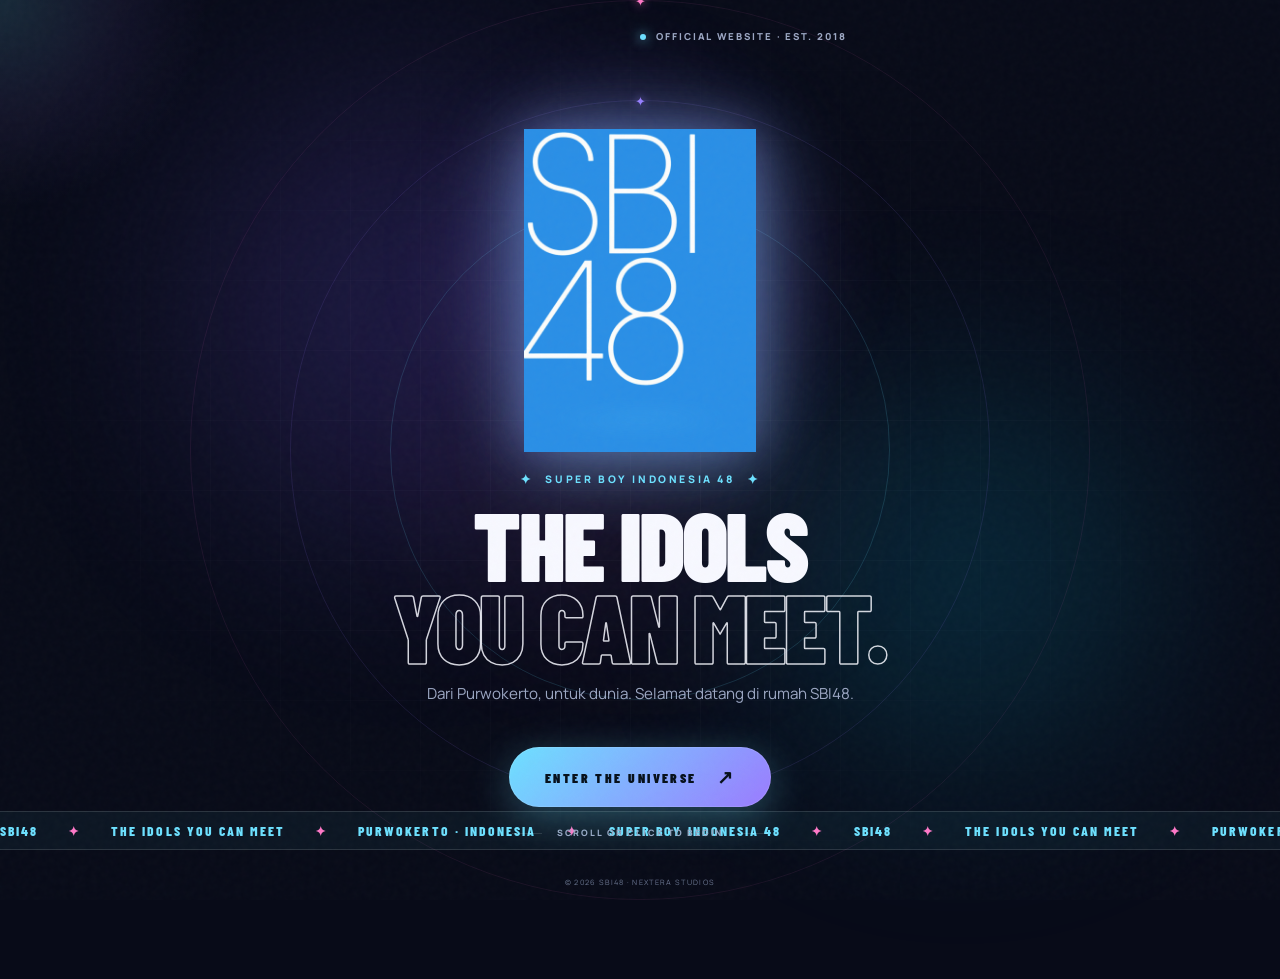
<file: index.html>
<!doctype html>
<html lang="id">
<head>
  <meta charset="utf-8">
  <meta name="viewport" content="width=device-width, initial-scale=1">
  <meta name="theme-color" content="#080b18">
  <meta name="description" content="SBI48 — Super Boy Indonesia 48. The idols you can meet.">
  <title>SBI48 — Welcome</title>

  <link rel="preconnect" href="https://fonts.googleapis.com">
  <link rel="preconnect" href="https://fonts.gstatic.com" crossorigin>
  <link href="https://fonts.googleapis.com/css2?family=Barlow+Condensed:wght@500;600;700;800;900&family=Manrope:wght@400;500;600;700;800&display=swap" rel="stylesheet">

  <link rel="stylesheet" href="index.css">
  <script src="index.js" defer></script>
</head>

<body>
  <div class="page-noise" aria-hidden="true"></div>
  <div class="cursor-glow" id="cursorGlow" aria-hidden="true"></div>
  <div id="sparkleLayer" aria-hidden="true"></div>

  <!-- BACKGROUND DECORATIONS -->
  <div class="bg-grid" aria-hidden="true"></div>
  <div class="bg-glow bg-glow-1" aria-hidden="true"></div>
  <div class="bg-glow bg-glow-2" aria-hidden="true"></div>
  <div class="bg-glow bg-glow-3" aria-hidden="true"></div>

  <!-- ORBIT RINGS -->
  <div class="orbit-ring orbit-1" aria-hidden="true"></div>
  <div class="orbit-ring orbit-2" aria-hidden="true"></div>
  <div class="orbit-ring orbit-3" aria-hidden="true"></div>

  <!-- MAIN CONTENT -->
  <main class="splash-main">
    <!-- TOP TAG -->
    <div class="top-tag reveal-delay-1">
      <span class="status-dot"></span>
      <span>OFFICIAL WEBSITE · EST. 2018</span>
    </div>

    <!-- LOGO CONTAINER -->
    <div class="logo-stage" id="logoStage">
      <div class="logo-glow" aria-hidden="true"></div>
      <div class="logo-rotate-wrapper" id="logoRotate">
        <img
          src="logosbi.png"
          alt="SBI48 Logo"
          class="splash-logo"
          id="splashLogo"
          onerror="this.style.display='none'; document.getElementById('logoFallback').style.display='flex';"
        >
        <div class="logo-fallback" id="logoFallback" style="display: none;">
          <span class="fallback-sbi">SBI</span>
          <span class="fallback-48">48</span>
        </div>
      </div>
      <div class="logo-shadow" aria-hidden="true"></div>
    </div>

    <!-- TAGLINE -->
    <div class="tagline-block">
      <div class="tagline-micro reveal-delay-2">
        <span>✦</span>
        <span>SUPER BOY INDONESIA 48</span>
        <span>✦</span>
      </div>

      <h1 class="tagline-title reveal-delay-3">
        THE IDOLS<br>
        <span class="outline-text">YOU CAN MEET.</span>
      </h1>

      <p class="tagline-sub reveal-delay-4">
        Dari Purwokerto, untuk dunia. Selamat datang di rumah SBI48.
      </p>
    </div>

    <!-- ENTER BUTTON -->
    <div class="enter-block reveal-delay-5">
      <a href="home.html" class="enter-button" id="enterButton">
        <span class="enter-label">ENTER THE UNIVERSE</span>
        <span class="enter-arrow">↗</span>
        <span class="enter-shine"></span>
      </a>

      <div class="enter-hint">
        <span class="hint-line"></span>
        <span>SCROLL OR CLICK TO BEGIN</span>
        <span class="hint-line"></span>
      </div>
    </div>
  </main>

  <!-- BOTTOM TICKER -->
  <div class="bottom-ticker reveal-delay-6" aria-hidden="true">
    <div class="ticker-track">
      <span>SBI48</span><b>✦</b>
      <span>THE IDOLS YOU CAN MEET</span><b>✦</b>
      <span>PURWOKERTO · INDONESIA</span><b>✦</b>
      <span>SUPER BOY INDONESIA 48</span><b>✦</b>
      <span>SBI48</span><b>✦</b>
      <span>THE IDOLS YOU CAN MEET</span><b>✦</b>
      <span>PURWOKERTO · INDONESIA</span><b>✦</b>
      <span>SUPER BOY INDONESIA 48</span><b>✦</b>
    </div>
  </div>

  <!-- FOOTER MINI -->
  <footer class="splash-footer reveal-delay-6">
    <small>&copy; <span id="year"></span> SBI48 &middot; NEXTERA STUDIOS</small>
  </footer>

  <!-- EXIT OVERLAY (untuk animasi keluar saat klik Enter) -->
  <div class="exit-overlay" id="exitOverlay" aria-hidden="true"></div>
</body>
</html>
</file>
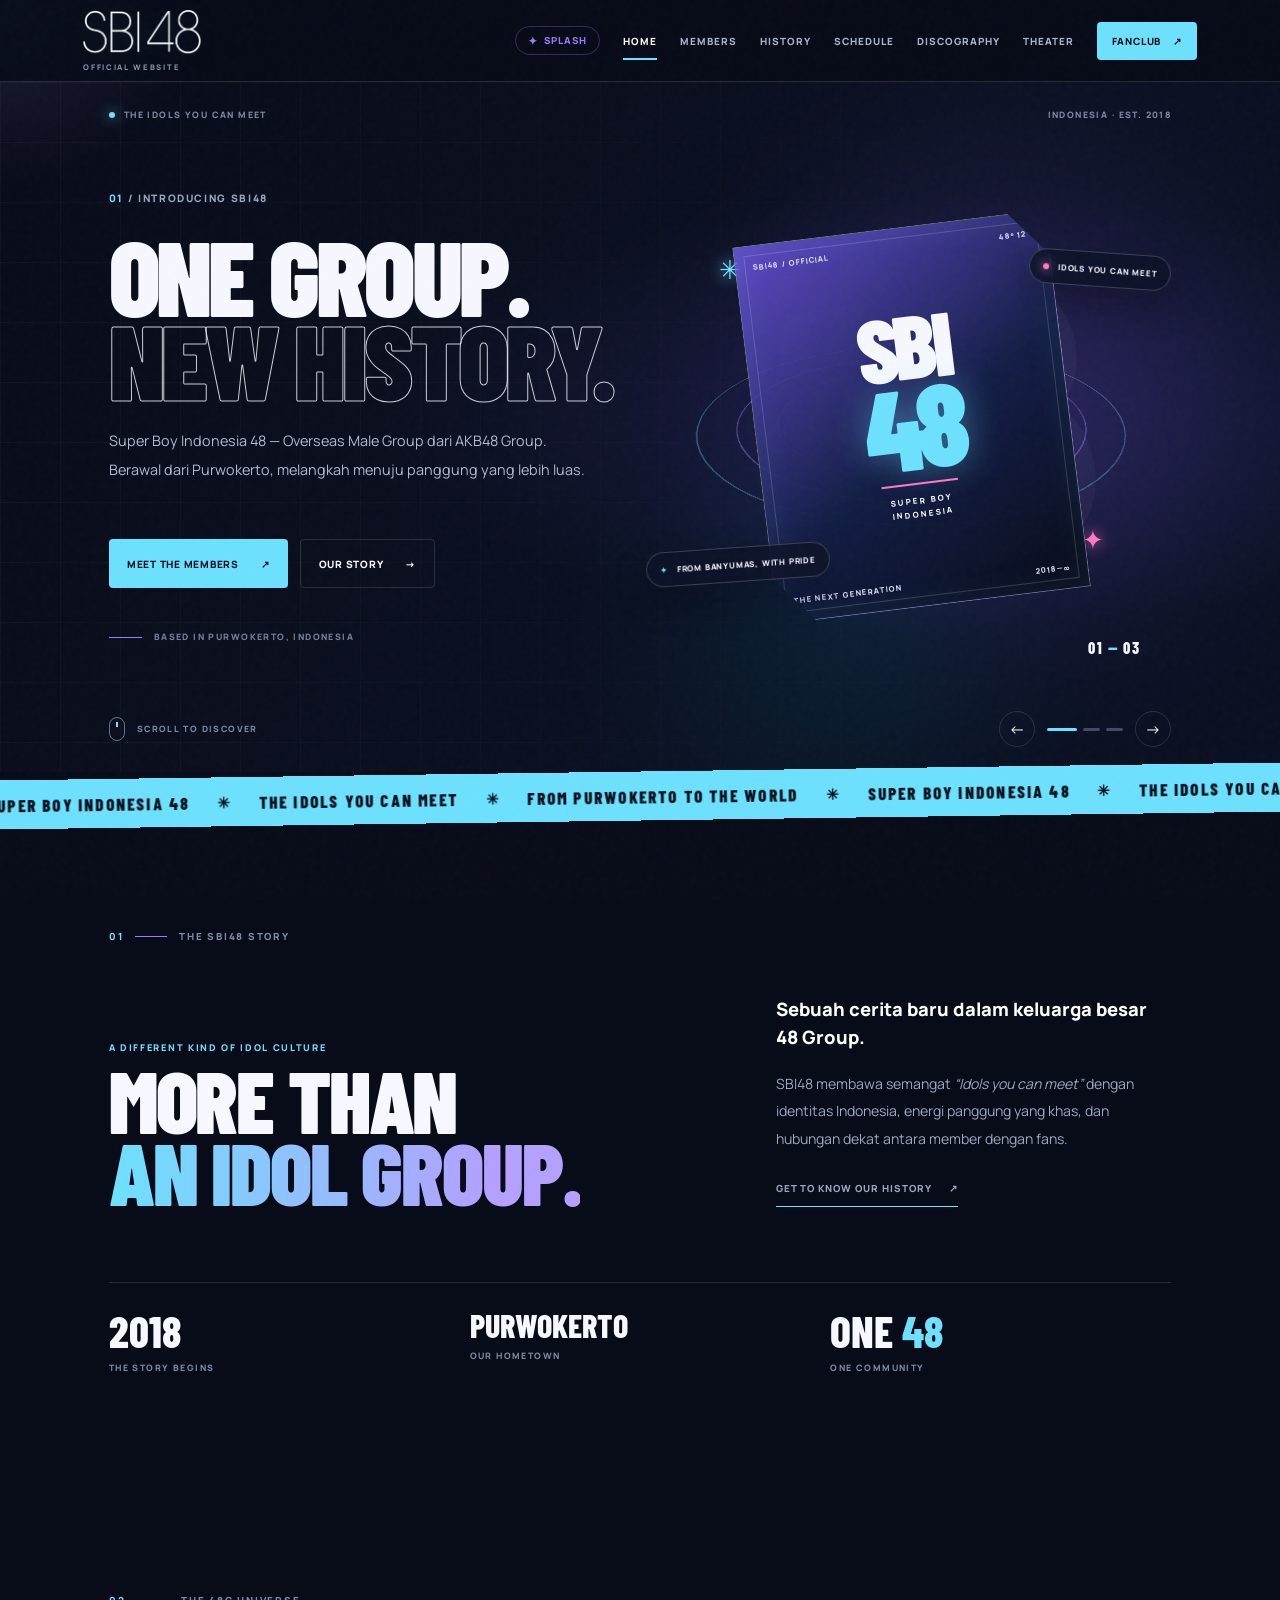
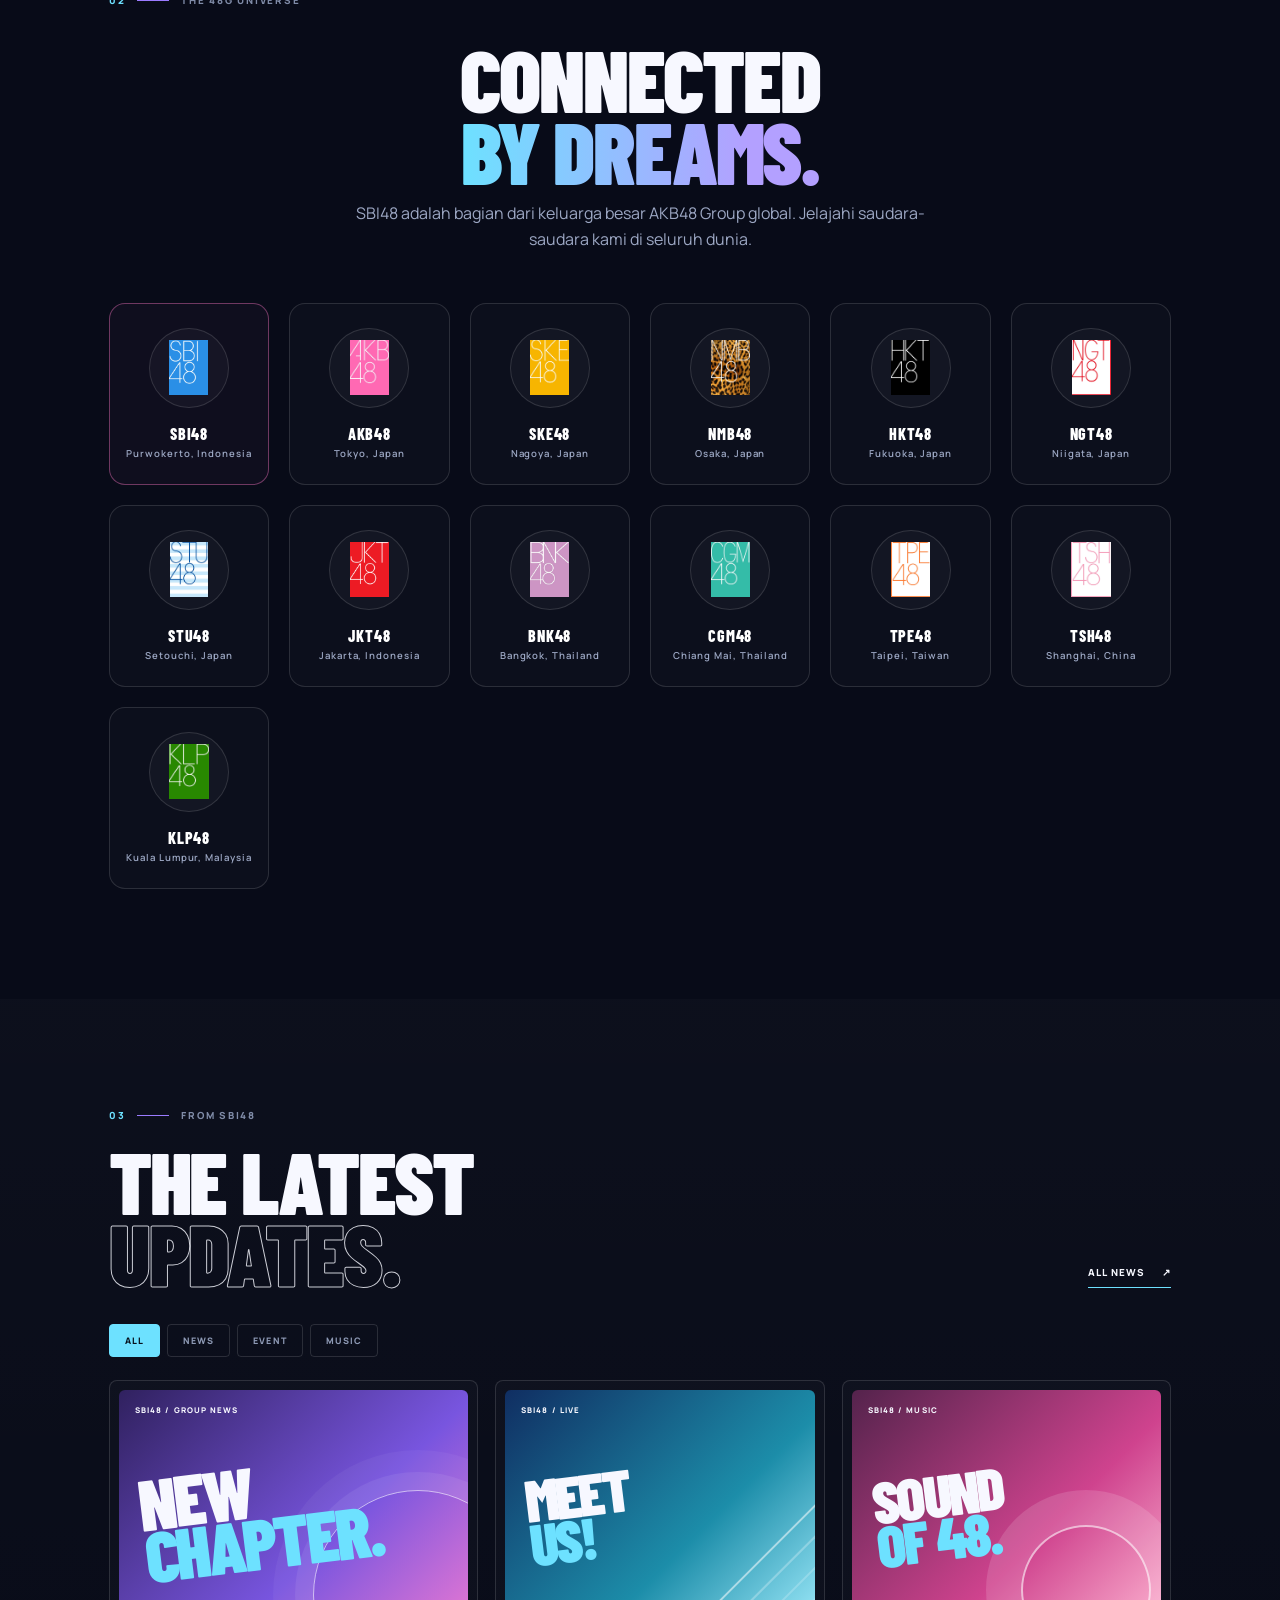
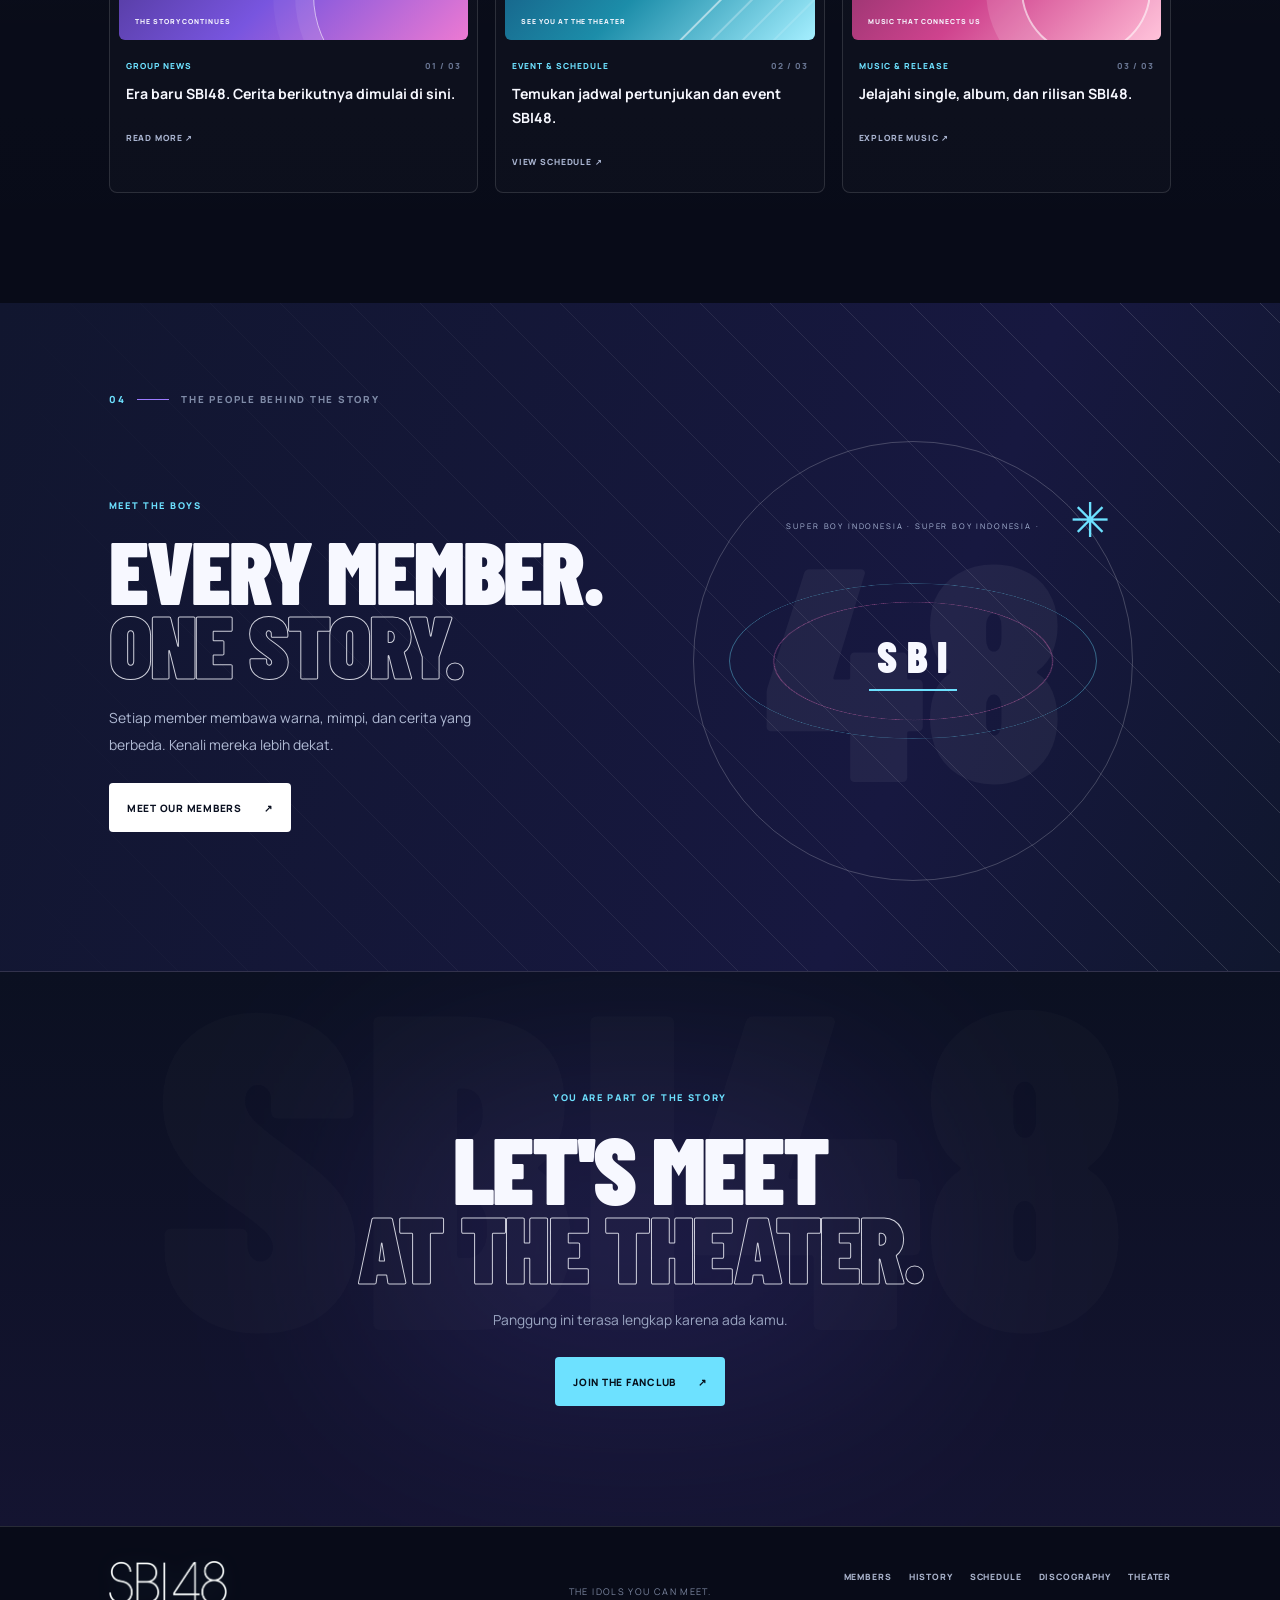
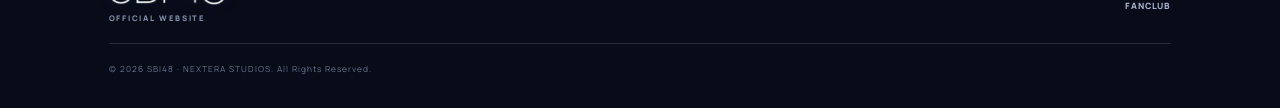
<file: home.html>
<!doctype html>
<html lang="id">
<head>
  <meta charset="utf-8">
  <meta name="viewport" content="width=device-width, initial-scale=1">
  <meta name="theme-color" content="#080b18">
  <meta name="description" content="SBI48 — Super Boy Indonesia 48. The idols you can meet.">
  <title>SBI48 — Official Website</title>

  <link rel="preconnect" href="https://fonts.googleapis.com">
  <link rel="preconnect" href="https://fonts.gstatic.com" crossorigin>
  <link href="https://fonts.googleapis.com/css2?family=Barlow+Condensed:wght@500;600;700;800;900&family=Manrope:wght@400;500;600;700;800&display=swap" rel="stylesheet">

  <link rel="stylesheet" href="home.css">
  <script src="home.js" defer></script>
</head>

<body class="page-enter">
  <div class="page-noise" aria-hidden="true"></div>
  <div class="cursor-glow" id="cursorGlow" aria-hidden="true"></div>
  <div id="sparkleLayer" aria-hidden="true"></div>

  <!-- HEADER -->
  <header class="header" id="top">
    <a class="logo" href="home.html" aria-label="SBI48 homepage">
      <img src="logo.png" alt="SBI48 Official Logo" class="site-logo">
      <span class="logo-sub">OFFICIAL WEBSITE</span>
    </a>

    <button class="menu-button" id="menuButton" aria-expanded="false" aria-controls="siteNav" aria-label="Buka navigasi">
      <span></span>
      <span></span>
    </button>

    <nav class="nav" id="siteNav" aria-label="Navigasi utama">
      <a class="nav-link splash-link" href="index.html" aria-label="Kembali ke halaman splash">
        <span class="splash-icon">✦</span> SPLASH
      </a>
      <a class="nav-link is-active" href="home.html">HOME</a>
      <a class="nav-link" href="members.html">MEMBERS</a>
      <a class="nav-link" href="history.html">HISTORY</a>
      <a class="nav-link" href="schedule.html">SCHEDULE</a>
      <a class="nav-link" href="diskografi.html">DISCOGRAPHY</a>
      <a class="nav-link" href="teater.html">THEATER</a>
      <a class="nav-cta" href="fanclub.html">FANCLUB <span>↗</span></a>
    </nav>
  </header>

  <main>
    <!-- HERO SECTION -->
    <section class="hero" aria-labelledby="heroTitle">
      <div class="hero-grid" aria-hidden="true"></div>
      <div class="hero-glow hero-glow-a" aria-hidden="true"></div>
      <div class="hero-glow hero-glow-b" aria-hidden="true"></div>

      <div class="hero-topline">
        <span><i class="status-dot"></i> THE IDOLS YOU CAN MEET</span>
        <span>INDONESIA · EST. 2018</span>
      </div>

      <div class="hero-copy">
        <div class="slide-tag" id="slideTag"><span>01</span> / INTRODUCING SBI48</div>
        <h1 id="heroTitle">ONE GROUP.<br><span class="outline-text">NEW HISTORY.</span></h1>
        <p class="hero-lead" id="heroLead">Super Boy Indonesia 48 — Overseas Male Group dari AKB48 Group. Berawal dari Purwokerto, melangkah menuju panggung yang lebih luas.</p>
        
        <div class="hero-buttons">
          <a class="btn btn-primary" href="members.html">MEET THE MEMBERS <span>↗</span></a>
          <a class="btn btn-outline" href="history.html">OUR STORY <span>→</span></a>
        </div>

        <div class="hero-proof">
          <span class="proof-line"></span>
          <span>BASED IN PURWOKERTO, INDONESIA</span>
        </div>
      </div>

      <!-- HERO GRAPHIC -->
      <div class="hero-stage" id="heroStage" aria-label="Grafis identitas SBI48">
        <div class="stage-orbit orbit-1"></div>
        <div class="stage-orbit orbit-2"></div>
        <div class="stage-orbit orbit-3"></div>
        <div class="stage-cross cross-1">✳</div>
        <div class="stage-cross cross-2">✦</div>
        <div class="stage-ghost">48</div>

        <div class="stage-card" id="stageCard">
          <div class="stage-card-top"><span>SBI48 / OFFICIAL</span><span>48° 12′</span></div>
          <div class="stage-emblem">
            <span class="emblem-sbi">SBI</span>
            <span class="emblem-48">48</span>
            <span class="emblem-line"></span>
            <span class="emblem-caption">SUPER BOY<br>INDONESIA</span>
          </div>
          <div class="stage-card-bottom"><span>THE NEXT GENERATION</span><span>2018—∞</span></div>
        </div>

        <div class="floating-chip chip-top"><span class="chip-dot"></span> IDOLS YOU CAN MEET</div>
        <div class="floating-chip chip-bottom"><span class="chip-icon">✦</span> FROM BANYUMAS, WITH PRIDE</div>
        <div class="stage-index" id="stageIndex">01 <span>—</span> 03</div>
      </div>

      <!-- SLIDER CONTROLS -->
      <div class="hero-controls">
        <div class="hero-scroll">
          <span class="scroll-mouse"><i></i></span>
          <span>SCROLL TO DISCOVER</span>
        </div>
        <div class="slide-controls">
          <button class="slide-arrow" id="prevSlide" aria-label="Slide sebelumnya">←</button>
          <div class="slide-dots" role="group" aria-label="Pilih slide">
            <button class="slide-dot is-active" data-slide="0" aria-label="Slide 1"></button>
            <button class="slide-dot" data-slide="1" aria-label="Slide 2"></button>
            <button class="slide-dot" data-slide="2" aria-label="Slide 3"></button>
          </div>
          <button class="slide-arrow" id="nextSlide" aria-label="Slide berikutnya">→</button>
        </div>
      </div>
    </section>

    <!-- MOVING TICKER -->
    <div class="ticker" aria-label="SBI48 tagline">
      <div class="ticker-track">
        <span>SUPER BOY INDONESIA 48</span><b>✳</b>
        <span>THE IDOLS YOU CAN MEET</span><b>✳</b>
        <span>FROM PURWOKERTO TO THE WORLD</span><b>✳</b>
        <span>SUPER BOY INDONESIA 48</span><b>✳</b>
        <span>THE IDOLS YOU CAN MEET</span><b>✳</b>
        <span>FROM PURWOKERTO TO THE WORLD</span><b>✳</b>
      </div>
    </div>

    <!-- ABOUT SBI48 -->
    <section class="about section-wrap" id="about">
      <div class="section-label reveal"><span>01</span><i></i> THE SBI48 STORY</div>
      <div class="about-grid">
        <div class="about-title reveal">
          <p class="micro-label">A DIFFERENT KIND OF IDOL CULTURE</p>
          <h2>MORE THAN<br><span class="gradient-text">AN IDOL GROUP.</span></h2>
        </div>
        <div class="about-copy reveal">
          <p class="about-lead">Sebuah cerita baru dalam keluarga besar 48 Group.</p>
          <p>SBI48 membawa semangat <em>“Idols you can meet”</em> dengan identitas Indonesia, energi panggung yang khas, dan hubungan dekat antara member dengan fans.</p>
          <a class="under-link" href="history.html">GET TO KNOW OUR HISTORY <span>↗</span></a>
        </div>
      </div>
      <div class="fact-strip reveal">
        <div class="fact"><span class="fact-number" data-count="2018">2018</span><span class="fact-caption">THE STORY BEGINS</span></div>
        <div class="fact"><span class="fact-number fact-location">PURWOKERTO</span><span class="fact-caption">OUR HOMETOWN</span></div>
        <div class="fact"><span class="fact-number">ONE <em>48</em></span><span class="fact-caption">ONE COMMUNITY</span></div>
      </div>
    </section>

    <!-- 48G SISTER GROUPS UNIVERSE (UPDATED WITH LOGOS & SBI48) -->
    <section class="sister-groups section-wrap">
      <div class="section-label reveal"><span>02</span><i></i> THE 48G UNIVERSE</div>
      <div class="sister-header reveal">
        <h2>CONNECTED<br><span class="gradient-text">BY DREAMS.</span></h2>
        <p>SBI48 adalah bagian dari keluarga besar AKB48 Group global. Jelajahi saudara-saudara kami di seluruh dunia.</p>
      </div>
      
      <div class="sister-grid reveal">
        <!-- SBI48 (Added & Highlighted) -->
        <a href="home.html" class="group-card highlight reveal" data-tilt>
          <div class="group-logo-wrapper">
            <img src="logosbi.png" alt="SBI48" class="group-logo" onerror="this.style.display='none'; this.nextElementSibling.style.display='flex';">
            <div class="group-fallback">SBI48</div>
          </div>
          <span class="group-name">SBI48</span>
          <span class="group-region">Purwokerto, Indonesia</span>
        </a>

        <!-- Japan -->
        <a href="https://www.akb48.co.jp/" target="_blank" rel="noopener" class="group-card reveal" data-tilt>
          <div class="group-logo-wrapper">
            <img src="akb48.png" alt="AKB48" class="group-logo" onerror="this.style.display='none'; this.nextElementSibling.style.display='flex';">
            <div class="group-fallback">AKB48</div>
          </div>
          <span class="group-name">AKB48</span>
          <span class="group-region">Tokyo, Japan</span>
        </a>
        <a href="https://www.ske48.co.jp/" target="_blank" rel="noopener" class="group-card reveal" data-tilt>
          <div class="group-logo-wrapper">
            <img src="ske48.png" alt="SKE48" class="group-logo" onerror="this.style.display='none'; this.nextElementSibling.style.display='flex';">
            <div class="group-fallback">SKE48</div>
          </div>
          <span class="group-name">SKE48</span>
          <span class="group-region">Nagoya, Japan</span>
        </a>
        <a href="https://www.nmb48.com/" target="_blank" rel="noopener" class="group-card reveal" data-tilt>
          <div class="group-logo-wrapper">
            <img src="nmb48.png" alt="NMB48" class="group-logo" onerror="this.style.display='none'; this.nextElementSibling.style.display='flex';">
            <div class="group-fallback">NMB48</div>
          </div>
          <span class="group-name">NMB48</span>
          <span class="group-region">Osaka, Japan</span>
        </a>
        <a href="https://www.hkt48.jp/" target="_blank" rel="noopener" class="group-card reveal" data-tilt>
          <div class="group-logo-wrapper">
            <img src="hkt48.png" alt="HKT48" class="group-logo" onerror="this.style.display='none'; this.nextElementSibling.style.display='flex';">
            <div class="group-fallback">HKT48</div>
          </div>
          <span class="group-name">HKT48</span>
          <span class="group-region">Fukuoka, Japan</span>
        </a>
        <a href="https://www.ngt48.jp/" target="_blank" rel="noopener" class="group-card reveal" data-tilt>
          <div class="group-logo-wrapper">
            <img src="ngt48.png" alt="NGT48" class="group-logo" onerror="this.style.display='none'; this.nextElementSibling.style.display='flex';">
            <div class="group-fallback">NGT48</div>
          </div>
          <span class="group-name">NGT48</span>
          <span class="group-region">Niigata, Japan</span>
        </a>
        <a href="https://www.stu48.com/" target="_blank" rel="noopener" class="group-card reveal" data-tilt>
          <div class="group-logo-wrapper">
            <img src="stu48.png" alt="STU48" class="group-logo" onerror="this.style.display='none'; this.nextElementSibling.style.display='flex';">
            <div class="group-fallback">STU48</div>
          </div>
          <span class="group-name">STU48</span>
          <span class="group-region">Setouchi, Japan</span>
        </a>

        <!-- Asia -->
        <a href="https://www.jkt48.com/" target="_blank" rel="noopener" class="group-card reveal" data-tilt>
          <div class="group-logo-wrapper">
            <img src="jkt48.png" alt="JKT48" class="group-logo" onerror="this.style.display='none'; this.nextElementSibling.style.display='flex';">
            <div class="group-fallback">JKT48</div>
          </div>
          <span class="group-name">JKT48</span>
          <span class="group-region">Jakarta, Indonesia</span>
        </a>
        <a href="https://www.bnk48.com/" target="_blank" rel="noopener" class="group-card reveal" data-tilt>
          <div class="group-logo-wrapper">
            <img src="bnk48.png" alt="BNK48" class="group-logo" onerror="this.style.display='none'; this.nextElementSibling.style.display='flex';">
            <div class="group-fallback">BNK48</div>
          </div>
          <span class="group-name">BNK48</span>
          <span class="group-region">Bangkok, Thailand</span>
        </a>
        <a href="https://www.cgm48.com/" target="_blank" rel="noopener" class="group-card reveal" data-tilt>
          <div class="group-logo-wrapper">
            <img src="cgm48.png" alt="CGM48" class="group-logo" onerror="this.style.display='none'; this.nextElementSibling.style.display='flex';">
            <div class="group-fallback">CGM48</div>
          </div>
          <span class="group-name">CGM48</span>
          <span class="group-region">Chiang Mai, Thailand</span>
        </a>
        <a href="https://www.tpe48.tw/" target="_blank" rel="noopener" class="group-card reveal" data-tilt>
          <div class="group-logo-wrapper">
            <img src="tpe48.png" alt="TPE48" class="group-logo" onerror="this.style.display='none'; this.nextElementSibling.style.display='flex';">
            <div class="group-fallback">TPE48</div>
          </div>
          <span class="group-name">TPE48</span>
          <span class="group-region">Taipei, Taiwan</span>
        </a>
        <a href="https://tsh48.com.cn/en" target="_blank" rel="noopener" class="group-card reveal" data-tilt>
          <div class="group-logo-wrapper">
            <img src="tsh48.png" alt="TSH48" class="group-logo" onerror="this.style.display='none'; this.nextElementSibling.style.display='flex';">
            <div class="group-fallback">TSH48</div>
          </div>
          <span class="group-name">TSH48</span>
          <span class="group-region">Shanghai, China</span>
        </a>
        <a href="https://klp48.my/" target="_blank" rel="noopener" class="group-card reveal" data-tilt>
          <div class="group-logo-wrapper">
            <img src="klp48.png" alt="KLP48" class="group-logo" onerror="this.style.display='none'; this.nextElementSibling.style.display='flex';">
            <div class="group-fallback">KLP48</div>
          </div>
          <span class="group-name">KLP48</span>
          <span class="group-region">Kuala Lumpur, Malaysia</span>
        </a>
      </div>
    </section>

    <!-- LATEST UPDATES -->
    <section class="updates section-wrap">
      <div class="section-head reveal">
        <div>
          <div class="section-label"><span>03</span><i></i> FROM SBI48</div>
          <h2>THE LATEST<br><span class="outline-text">UPDATES.</span></h2>
        </div>
        <a class="under-link" href="schedule.html">ALL NEWS <span>↗</span></a>
      </div>

      <div class="filter-row reveal" role="group" aria-label="Filter kategori berita">
        <button class="filter-button is-selected" data-filter="all">ALL</button>
        <button class="filter-button" data-filter="news">NEWS</button>
        <button class="filter-button" data-filter="event">EVENT</button>
        <button class="filter-button" data-filter="music">MUSIC</button>
      </div>

      <div class="news-grid">
        <a class="news-card news-card-large reveal" href="news.html" data-category="news">
          <div class="news-art art-violet">
            <span class="art-top">SBI48 / GROUP NEWS</span>
            <div class="art-typography">NEW<br><span>CHAPTER.</span></div>
            <div class="art-sphere"></div>
            <span class="art-bottom">THE STORY CONTINUES</span>
          </div>
          <div class="card-info">
            <div class="card-meta"><span>GROUP NEWS</span><span>01 / 03</span></div>
            <h3>Era baru SBI48. Cerita berikutnya dimulai di sini.</h3>
            <span class="card-link">READ MORE ↗</span>
          </div>
        </a>

        <a class="news-card reveal" href="teater.html" data-category="event">
          <div class="news-art art-cyan">
            <span class="art-top">SBI48 / LIVE</span>
            <div class="art-typography compact">MEET<br><span>US!</span></div>
            <div class="art-stripes"></div>
            <span class="art-bottom">SEE YOU AT THE THEATER</span>
          </div>
          <div class="card-info">
            <div class="card-meta"><span>EVENT & SCHEDULE</span><span>02 / 03</span></div>
            <h3>Temukan jadwal pertunjukan dan event SBI48.</h3>
            <span class="card-link">VIEW SCHEDULE ↗</span>
          </div>
        </a>

        <a class="news-card reveal" href="diskografi.html" data-category="music">
          <div class="news-art art-rose">
            <span class="art-top">SBI48 / MUSIC</span>
            <div class="art-typography compact">SOUND<br><span>OF 48.</span></div>
            <div class="art-record"></div>
            <span class="art-bottom">MUSIC THAT CONNECTS US</span>
          </div>
          <div class="card-info">
            <div class="card-meta"><span>MUSIC & RELEASE</span><span>03 / 03</span></div>
            <h3>Jelajahi single, album, dan rilisan SBI48.</h3>
            <span class="card-link">EXPLORE MUSIC ↗</span>
          </div>
        </a>
      </div>
    </section>

    <!-- MEMBER FEATURE -->
    <section class="member-feature">
      <div class="member-feature-pattern"></div>
      <div class="member-feature-inner section-wrap">
        <div class="section-label reveal"><span>04</span><i></i> THE PEOPLE BEHIND THE STORY</div>
        <div class="member-feature-grid">
          <div class="member-feature-copy reveal">
            <p class="micro-label">MEET THE BOYS</p>
            <h2>EVERY MEMBER.<br><span class="outline-text">ONE STORY.</span></h2>
            <p>Setiap member membawa warna, mimpi, dan cerita yang berbeda. Kenali mereka lebih dekat.</p>
            <a class="btn btn-white" href="members.html">MEET OUR MEMBERS <span>↗</span></a>
          </div>
          <div class="member-graphic reveal" aria-hidden="true">
            <span class="member-giant">48</span>
            <span class="member-star">✳</span>
            <span class="member-circle-text">SUPER BOY INDONESIA · SUPER BOY INDONESIA ·</span>
            <span class="member-monogram">SBI</span>
          </div>
        </div>
      </div>
    </section>

    <!-- FANCLUB CALLOUT -->
    <section class="fan-callout">
      <div class="callout-glow"></div>
      <div class="callout-watermark">SBI48</div>
      <p class="micro-label reveal">YOU ARE PART OF THE STORY</p>
      <h2 class="reveal">LET'S MEET<br><span class="outline-text">AT THE THEATER.</span></h2>
      <p class="reveal">Panggung ini terasa lengkap karena ada kamu.</p>
      <a class="btn btn-primary reveal" href="fanclub.html">JOIN THE FANCLUB <span>↗</span></a>
    </section>
  </main>

  <!-- FOOTER -->
  <footer class="footer">
    <a class="logo" href="index.html" aria-label="SBI48 homepage">
      <img src="logo.png" alt="SBI48 Official Logo" class="site-logo">
      <span class="logo-sub">OFFICIAL WEBSITE</span>
    </a>
    <p class="footer-tagline">THE IDOLS YOU CAN MEET.</p>
    <div class="footer-nav">
      <a href="members.html">MEMBERS</a>
      <a href="history.html">HISTORY</a>
      <a href="schedule.html">SCHEDULE</a>
      <a href="diskografi.html">DISCOGRAPHY</a>
      <a href="teater.html">THEATER</a>
      <a href="fanclub.html">FANCLUB</a>
    </div>
    <small>&copy; <span id="year"></span> SBI48 &middot; NEXTERA STUDIOS. All Rights Reserved.</small>
  </footer>

  <!-- BACK TO TOP -->
  <button class="to-top" id="toTop" aria-label="Kembali ke atas">↑</button>
</body>
</html>
</file>
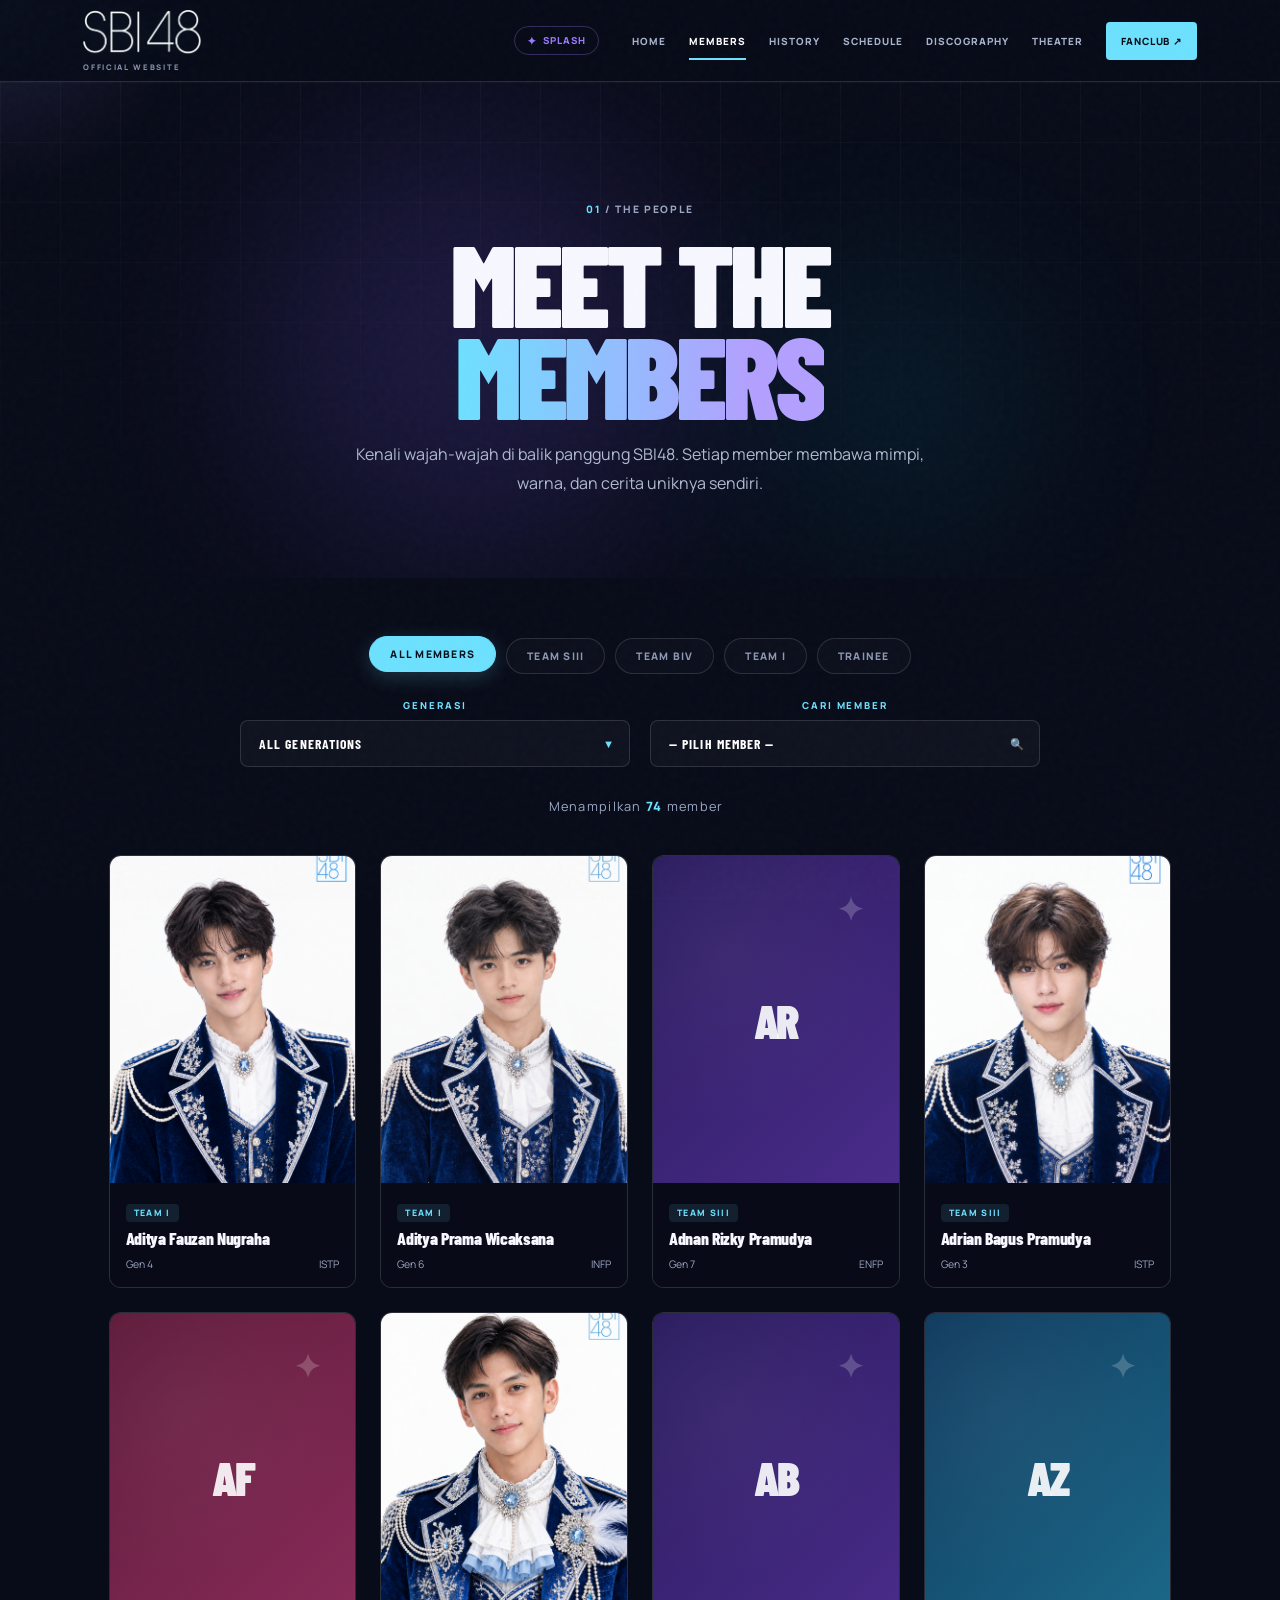
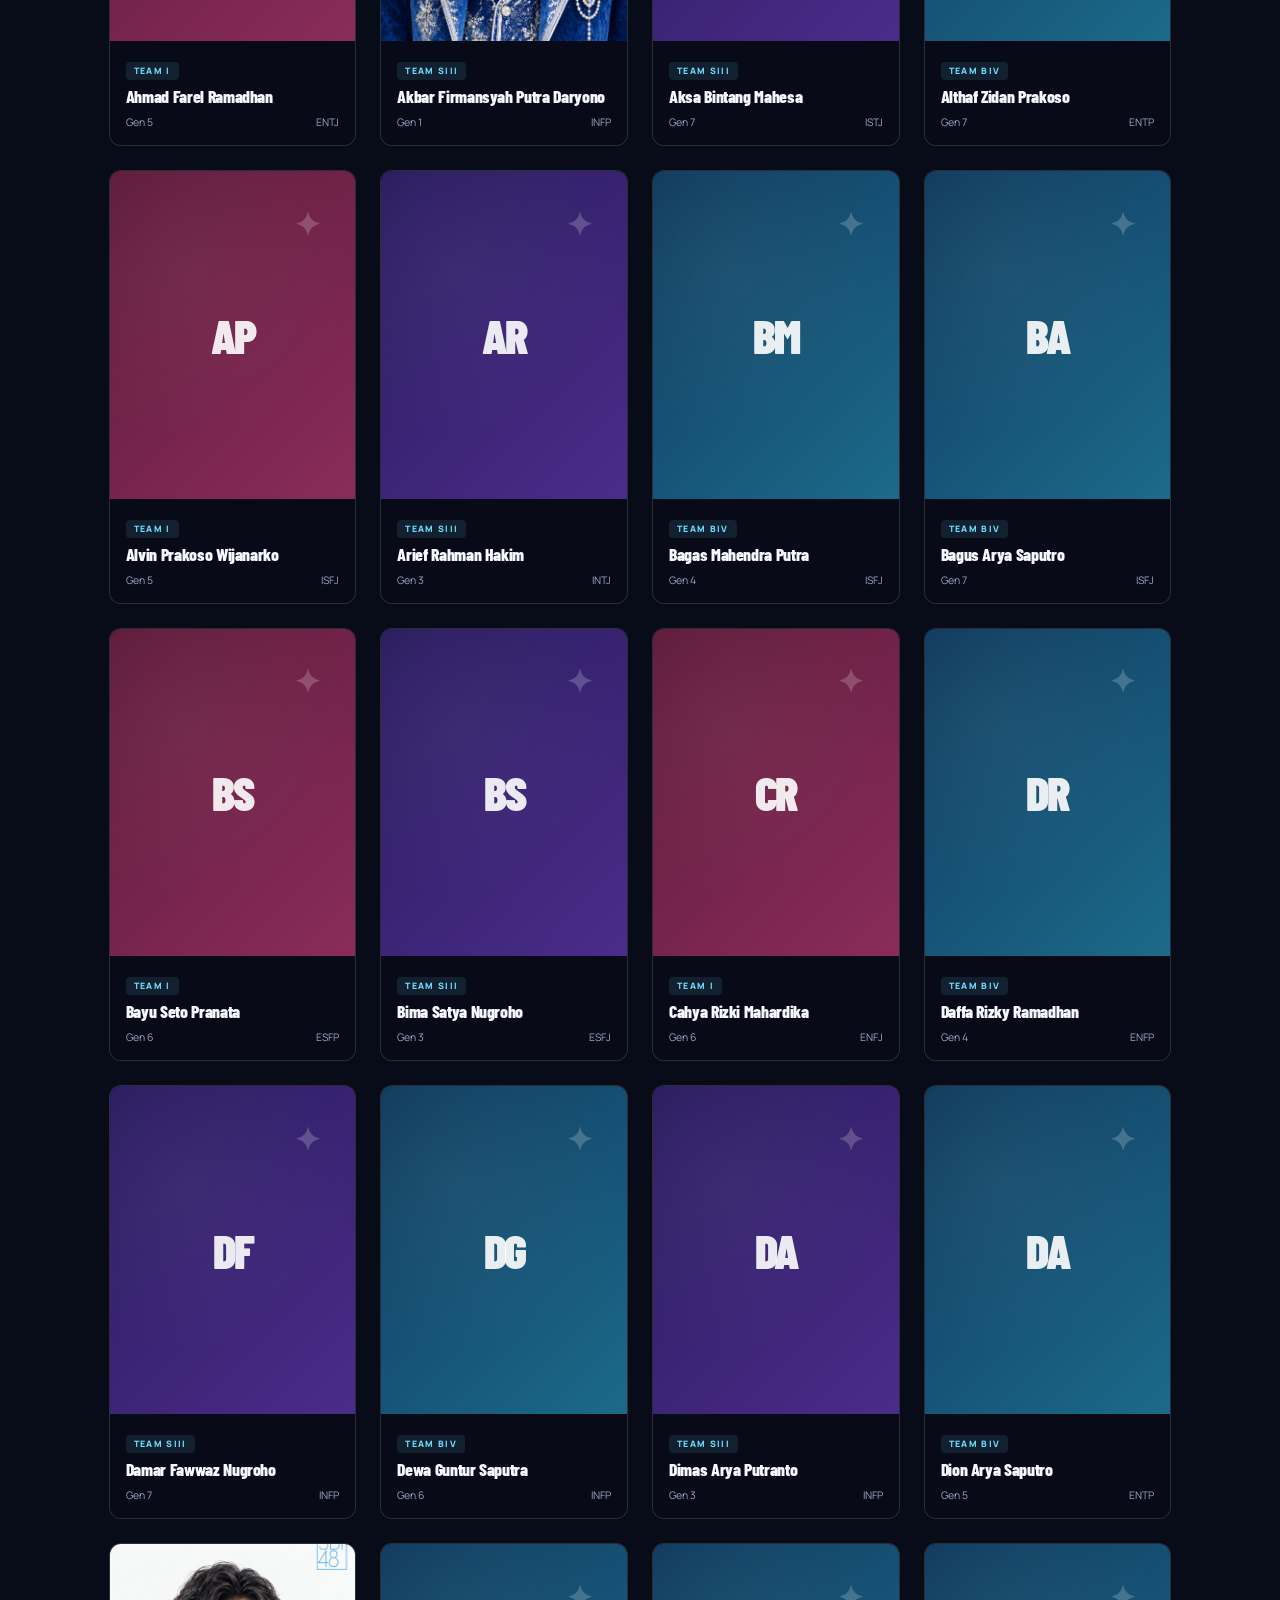
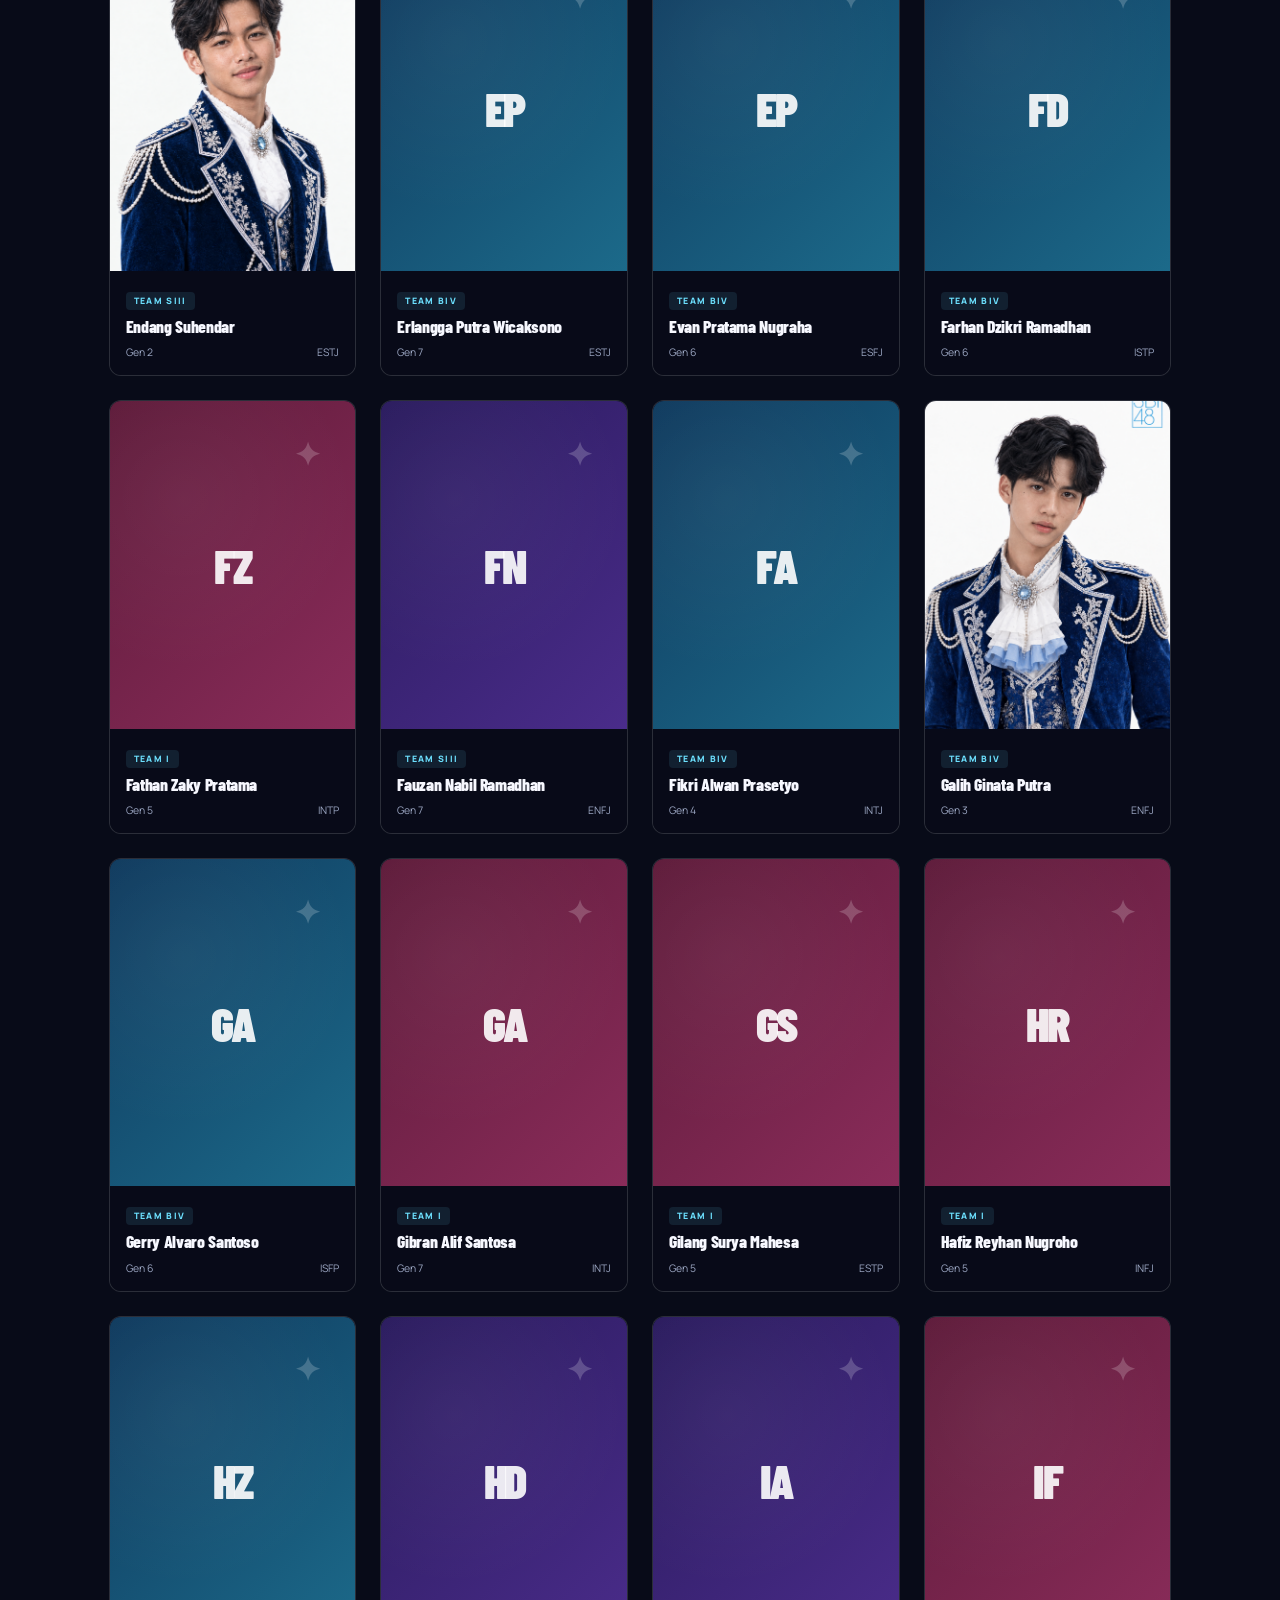
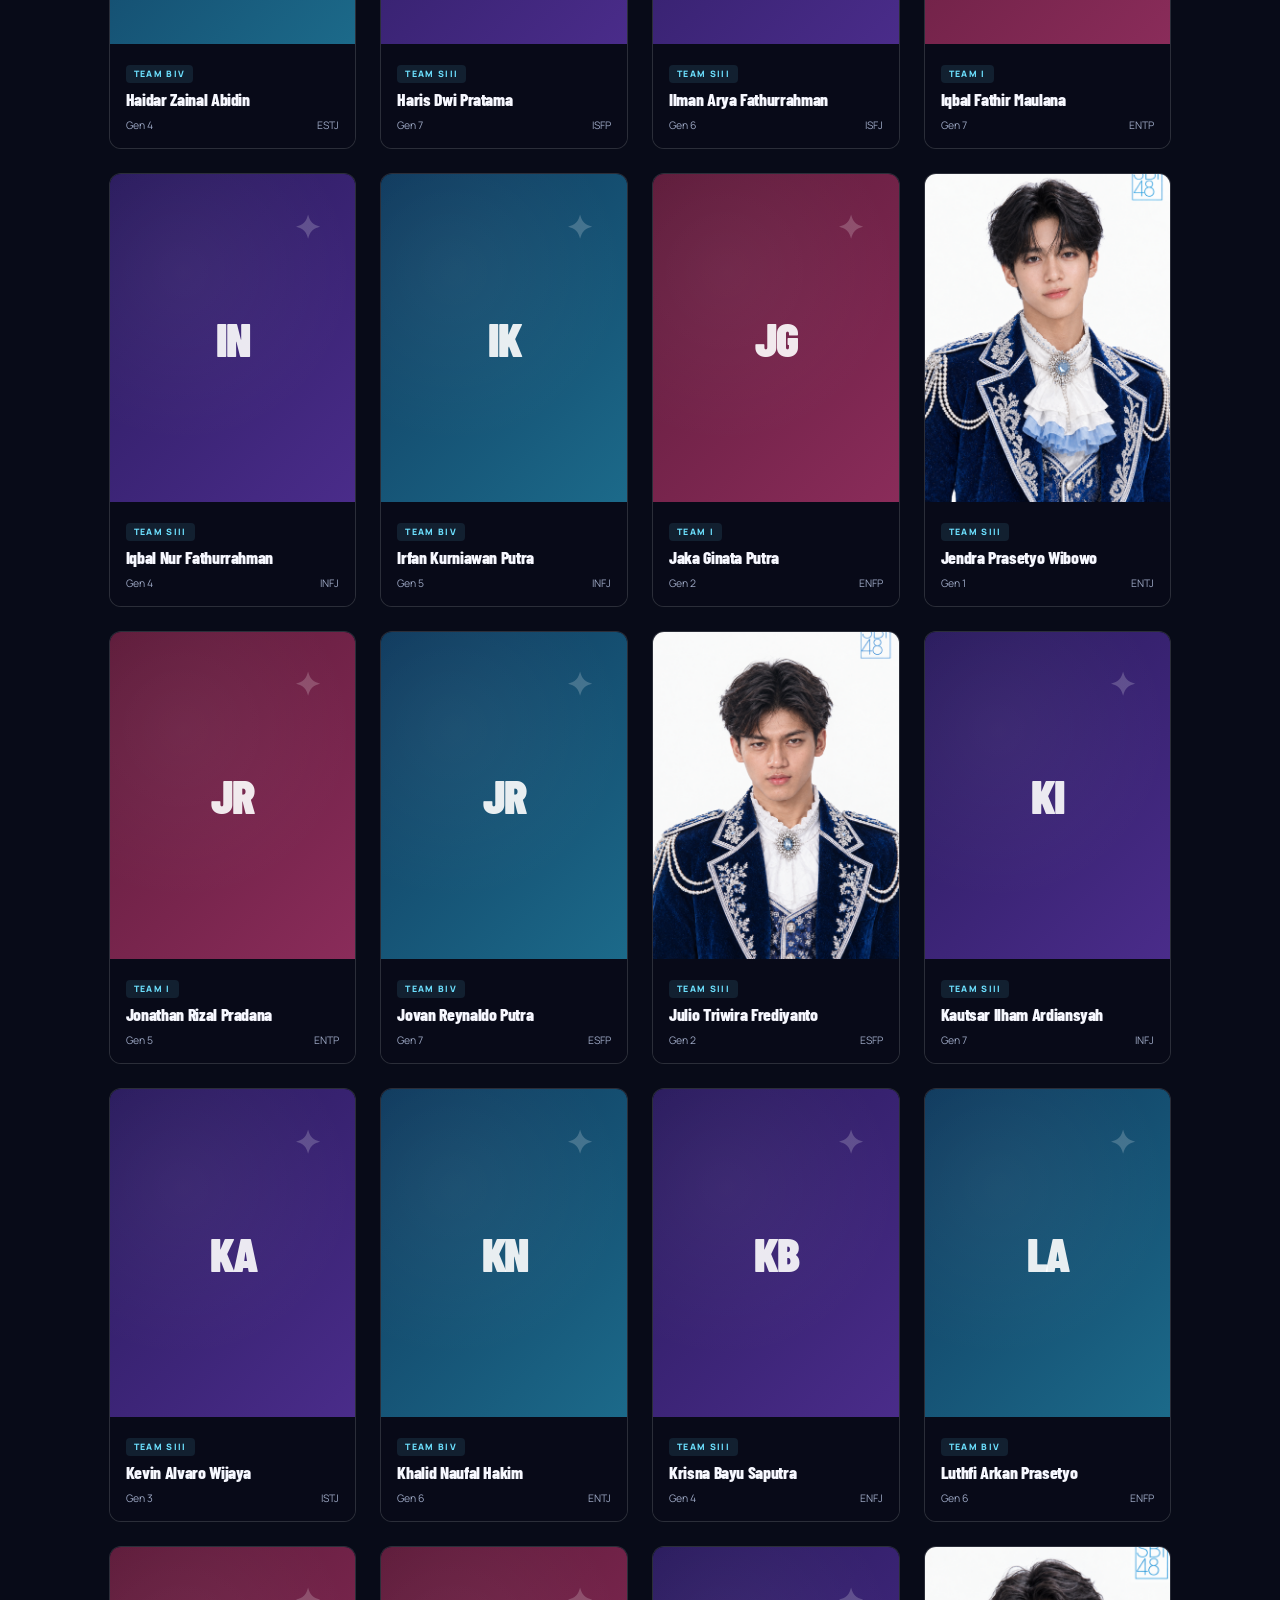
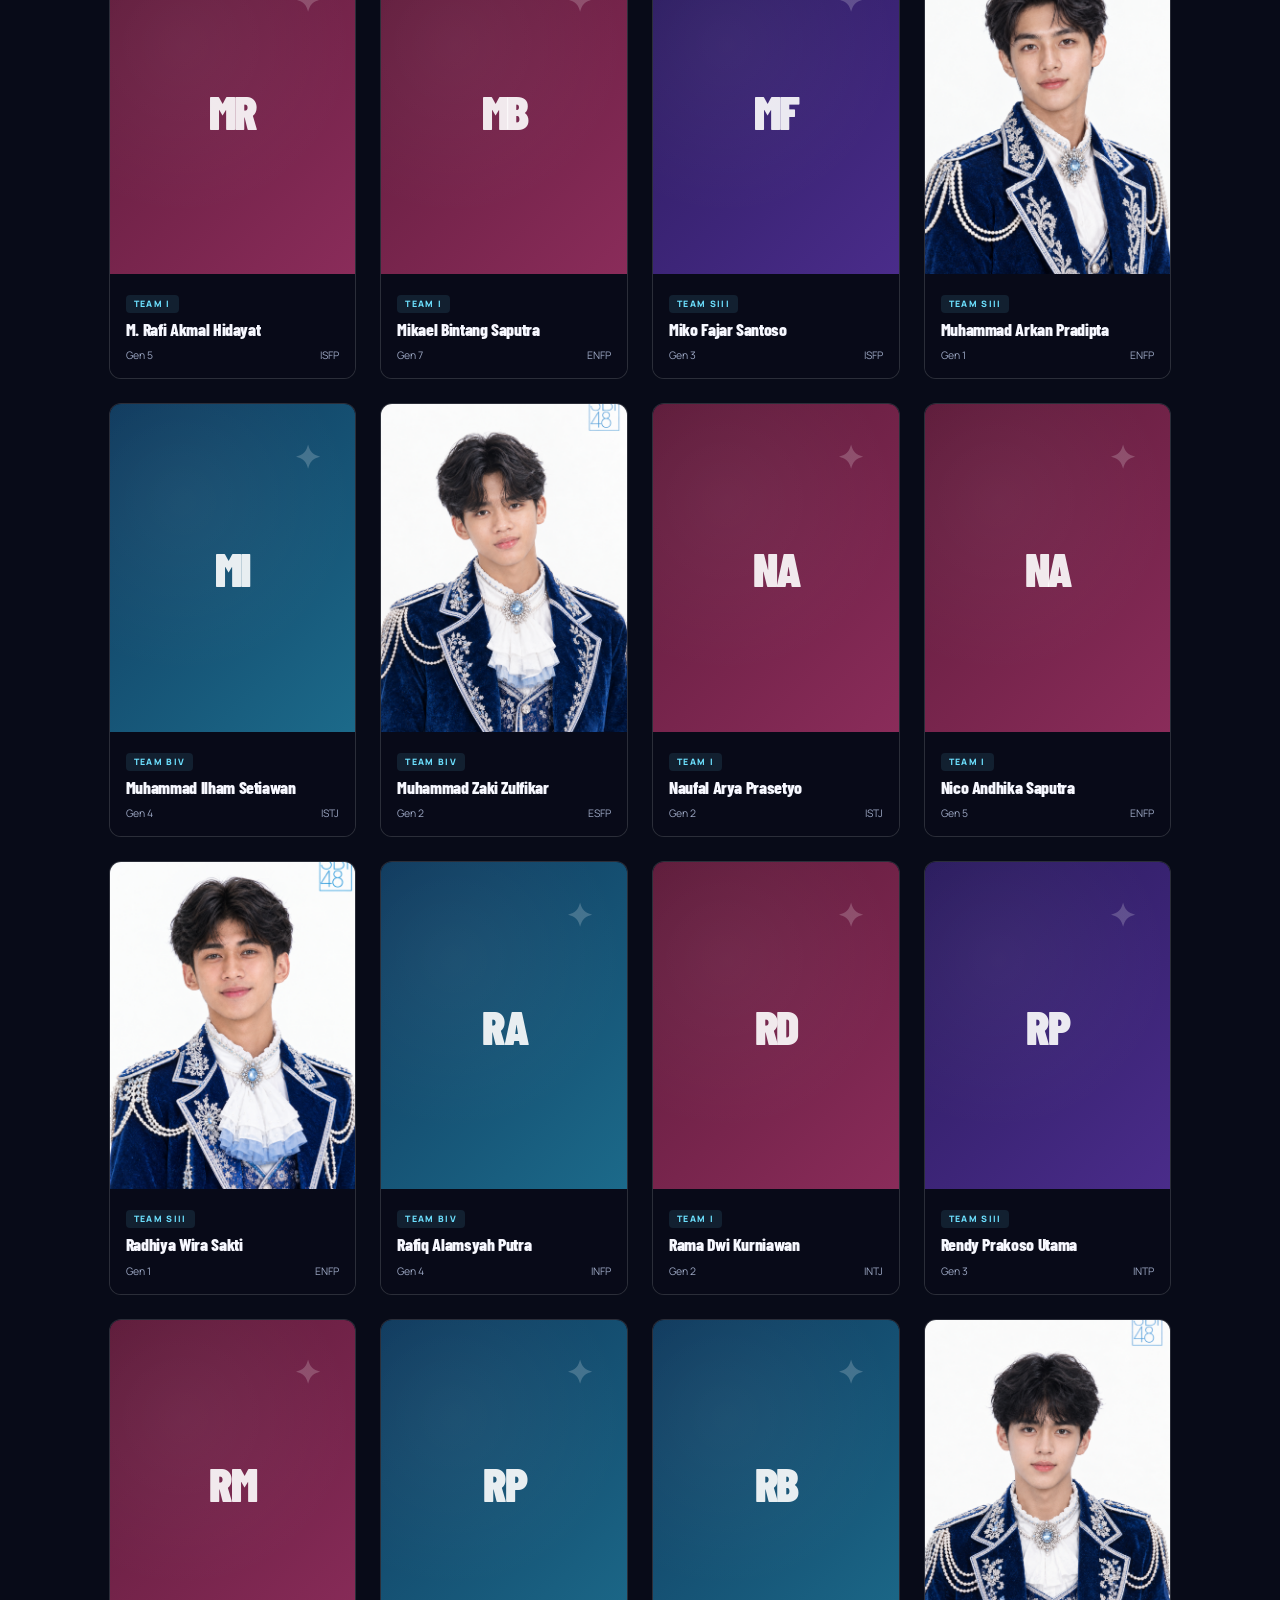
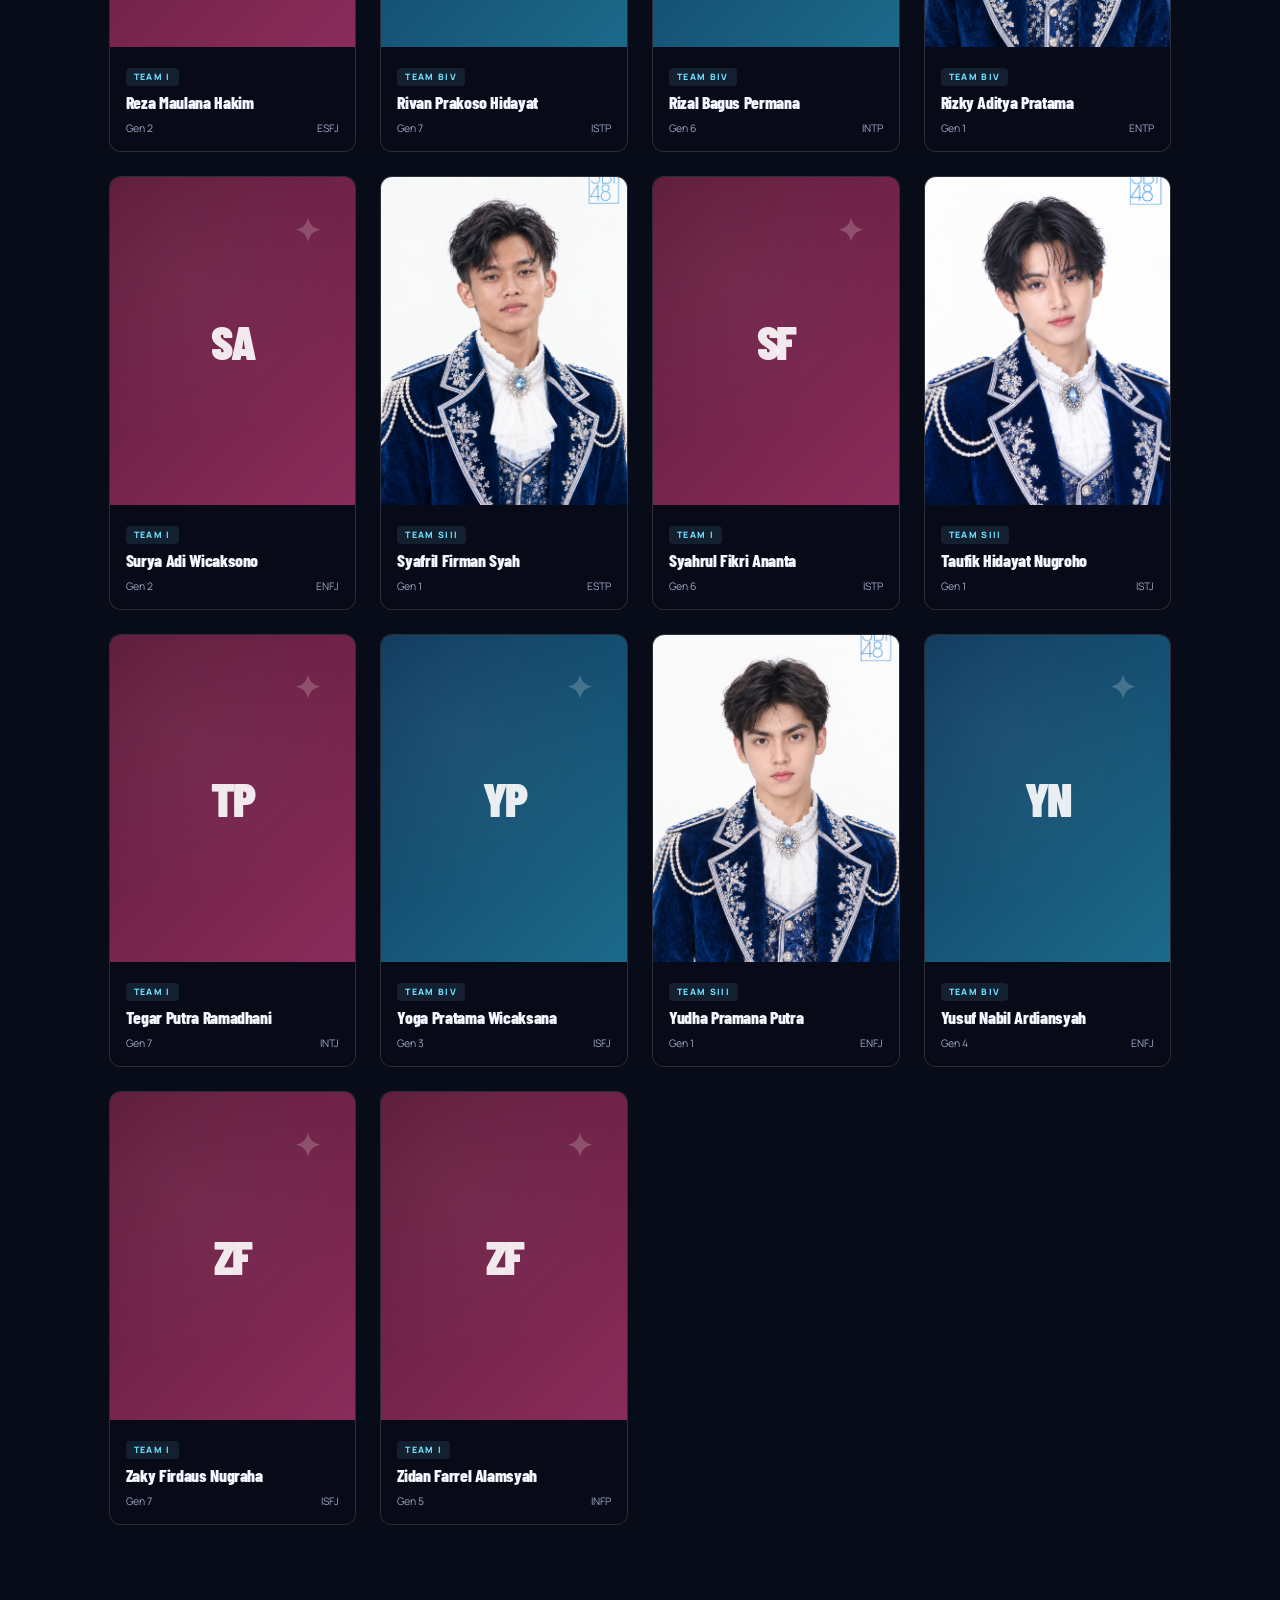
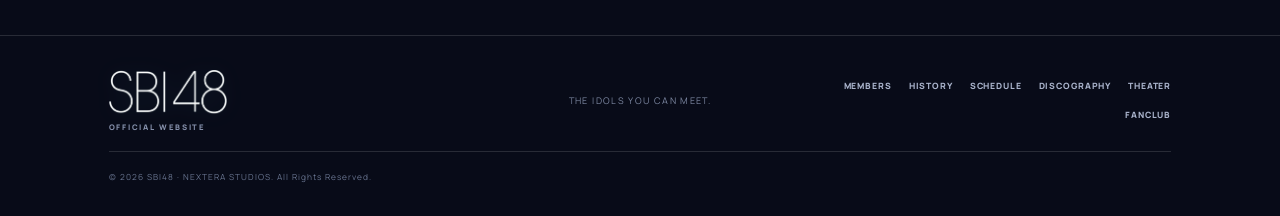
<file: members.html>
<!doctype html>
<html lang="id">
<head>
  <meta charset="utf-8">
  <meta name="viewport" content="width=device-width, initial-scale=1">
  <meta name="theme-color" content="#080b18">
  <meta name="description" content="Meet the members of SBI48 — Super Boy Indonesia 48.">
  <title>MEMBERS — SBI48 Official Website</title>

  <link rel="preconnect" href="https://fonts.googleapis.com">
  <link rel="preconnect" href="https://fonts.gstatic.com" crossorigin>
  <link href="https://fonts.googleapis.com/css2?family=Barlow+Condensed:wght@500;600;700;800;900&family=Manrope:wght@400;500;600;700;800&display=swap" rel="stylesheet">

  <link rel="stylesheet" href="members.css">
  <script src="members.js" defer></script>
</head>

<body>
  <div class="page-noise" aria-hidden="true"></div>
  <div class="cursor-glow" id="cursorGlow" aria-hidden="true"></div>
  <div id="sparkleLayer" aria-hidden="true"></div>

  <!-- HEADER -->
  <header class="header" id="top">
    <a class="logo" href="home.html" aria-label="SBI48 homepage">
      <img src="logo.png" alt="SBI48 Official Logo" class="site-logo">
      <span class="logo-sub">OFFICIAL WEBSITE</span>
    </a>

    <button class="menu-button" id="menuButton" aria-expanded="false" aria-controls="siteNav" aria-label="Buka navigasi">
      <span></span>
      <span></span>
    </button>

    <nav class="nav" id="siteNav" aria-label="Navigasi utama">
      <!-- NEW: SPLASH LINK -->
      <a class="nav-link splash-link" href="index.html" aria-label="Kembali ke halaman splash">
        <span class="splash-icon">✦</span> SPLASH
      </a>
      
      <a class="nav-link" href="home.html">HOME</a>
      <a class="nav-link is-active" href="members.html">MEMBERS</a>
      <a class="nav-link" href="history.html">HISTORY</a>
      <a class="nav-link" href="schedule.html">SCHEDULE</a>
      <a class="nav-link" href="diskografi.html">DISCOGRAPHY</a>
      <a class="nav-link" href="teater.html">THEATER</a>
      <a class="nav-cta" href="fanclub.html">FANCLUB <span>↗</span></a>
    </nav>
  </header>

  <main>
    <!-- HERO SECTION -->
    <section class="members-hero">
      <div class="hero-grid" aria-hidden="true"></div>
      <div class="hero-glow hero-glow-a" aria-hidden="true"></div>
      <div class="hero-glow hero-glow-b" aria-hidden="true"></div>

      <div class="hero-content reveal">
        <div class="slide-tag"><span>01</span> / THE PEOPLE</div>
        <h1>MEET THE<br><span class="gradient-text">MEMBERS</span></h1>
        <p class="hero-lead">Kenali wajah-wajah di balik panggung SBI48. Setiap member membawa mimpi, warna, dan cerita uniknya sendiri.</p>
      </div>
    </section>

    <!-- FILTER & CONTROLS SECTION -->
    <section class="members-section section-wrap">
      <!-- TEAM FILTER BUTTONS -->
      <div class="filter-row reveal" role="group" aria-label="Filter kategori member">
        <button class="filter-button is-selected" data-filter="ALL">ALL MEMBERS</button>
        <button class="filter-button" data-filter="SIII">TEAM SIII</button>
        <button class="filter-button" data-filter="BIV">TEAM BIV</button>
        <button class="filter-button" data-filter="I">TEAM I</button>
        <button class="filter-button" data-filter="GEN7">TRAINEE</button>
      </div>

      <!-- GENERATION + SEARCH CONTROLS -->
      <div class="controls-row reveal">
        <div class="select-wrapper">
          <label for="genFilter">GENERASI</label>
          <div class="select-shell">
            <select id="genFilter" aria-label="Filter generasi">
              <option value="all">ALL GENERATIONS</option>
              <option value="1">GENERATION 1</option>
              <option value="2">GENERATION 2</option>
              <option value="3">GENERATION 3</option>
              <option value="4">GENERATION 4</option>
              <option value="5">GENERATION 5</option>
              <option value="6">GENERATION 6</option>
              <option value="7">GENERATION 7</option>
            </select>
            <span class="select-arrow">▼</span>
          </div>
        </div>

        <div class="select-wrapper search-wrapper">
          <label for="memberSearch">CARI MEMBER</label>
          <div class="select-shell">
            <select id="memberSearch" aria-label="Cari member">
              <option value="">— PILIH MEMBER —</option>
            </select>
            <span class="select-arrow">🔍</span>
          </div>
        </div>
      </div>

      <div class="member-count reveal">
        Menampilkan <span id="countDisplay" class="highlight-text">0</span> member
        <span id="filterInfo" class="filter-info"></span>
      </div>

      <div class="member-grid" id="memberGrid">
        <!-- Member cards will be injected here by JS -->
      </div>

      <div class="empty-state" id="emptyState" style="display: none;">
        <div class="empty-icon">🔍</div>
        <h3>Tidak ada member yang cocok</h3>
        <p>Coba kombinasi filter yang berbeda.</p>
      </div>
    </section>
  </main>

  <!-- MEMBER DETAIL MODAL -->
  <div class="modal-overlay" id="memberModal" aria-hidden="true" role="dialog" aria-modal="true" aria-labelledby="modalName">
    <div class="modal-backdrop" id="modalBackdrop"></div>
    <div class="modal-content">
      <button class="modal-close" id="modalClose" aria-label="Tutup detail member">✕</button>

      <div class="modal-body">
        <div class="modal-visual">
          <div class="modal-image-wrapper" id="modalImageWrapper"></div>
          <div class="modal-team-badge" id="modalTeamBadge">TEAM</div>
        </div>

        <div class="modal-info">
          <div class="modal-header">
            <h2 id="modalName">Member Name</h2>
            <span class="modal-gen" id="modalGen">Generation X</span>
          </div>

          <!-- JIKOSHOUKAI SECTION -->
          <div class="jiko-box">
            <div class="jiko-label">✦ JIKOSHOUKAI ✦</div>
            <p class="jiko-text" id="modalJiko">"..."</p>
          </div>

          <div class="modal-stats">
            <div class="stat-item">
              <span class="stat-label">DOB</span>
              <span class="stat-value" id="modalDob">01 Jan 2000</span>
            </div>
            <div class="stat-item">
              <span class="stat-label">MBTI</span>
              <span class="stat-value highlight-cyan" id="modalMbti">ENFP</span>
            </div>
            <div class="stat-item">
              <span class="stat-label">Height</span>
              <span class="stat-value" id="modalHeight">170 cm</span>
            </div>
            <div class="stat-item">
              <span class="stat-label">Blood</span>
              <span class="stat-value" id="modalBlood">A</span>
            </div>
            <div class="stat-item">
              <span class="stat-label">Horoscope</span>
              <span class="stat-value" id="modalHoroscope">Aries</span>
            </div>
          </div>

          <div class="modal-socials">
            <a href="#" target="_blank" rel="noopener" class="social-link" id="modalIg">
              <span class="social-icon">📷</span> <span id="modalIgHandle">@handle</span>
            </a>
            <a href="#" target="_blank" rel="noopener" class="social-link" id="modalX">
              <span class="social-icon">𝕏</span> <span id="modalXHandle">@handle</span>
            </a>
          </div>
        </div>
      </div>

      <!-- MODAL NAVIGATION -->
      <div class="modal-nav">
        <button class="modal-nav-btn" id="modalPrev" aria-label="Member sebelumnya">
          <span class="nav-arrow">←</span>
          <span class="nav-text">
            <small>PREVIOUS</small>
            <span id="prevName">—</span>
          </span>
        </button>

        <div class="modal-counter">
          <span id="modalCounterCurrent">1</span>
          <span>/</span>
          <span id="modalCounterTotal">1</span>
        </div>

        <button class="modal-nav-btn" id="modalNext" aria-label="Member berikutnya">
          <span class="nav-text">
            <small>NEXT</small>
            <span id="nextName">—</span>
          </span>
          <span class="nav-arrow">→</span>
        </button>
      </div>
    </div>
  </div>

  <!-- FOOTER -->
  <footer class="footer">
    <a class="logo" href="home.html" aria-label="SBI48 homepage">
      <img src="logo.png" alt="SBI48 Official Logo" class="site-logo">
      <span class="logo-sub">OFFICIAL WEBSITE</span>
    </a>
    <p class="footer-tagline">THE IDOLS YOU CAN MEET.</p>
    <div class="footer-nav">
      <a href="members.html">MEMBERS</a>
      <a href="history.html">HISTORY</a>
      <a href="schedule.html">SCHEDULE</a>
      <a href="diskografi.html">DISCOGRAPHY</a>
      <a href="teater.html">THEATER</a>
      <a href="fanclub.html">FANCLUB</a>
    </div>
    <small>&copy; <span id="year"></span> SBI48 &middot; NEXTERA STUDIOS. All Rights Reserved.</small>
  </footer>

  <button class="to-top" id="toTop" aria-label="Kembali ke atas">↑</button>
</body>
</html>
</file>
<file: index.css>
/* ========================================
   SBI48 — SPLASH LANDING PAGE (3D UPDATE)
   index.css
======================================== */

:root {
  --bg: #080b18;
  --bg2: #0d1225;
  --white: #f7f8ff;
  --muted: #9ca7c3;
  --line: rgba(255,255,255,.13);
  --cyan: #6de1ff;
  --violet: #9b7bff;
  --pink: #ff79c8;
  --gold: #ffd700;
  --display: "Barlow Condensed", Impact, sans-serif;
  --body: "Manrope", Arial, sans-serif;
}

* { box-sizing: border-box; margin: 0; padding: 0; }
html { scroll-behavior: smooth; }
body {
  background: var(--bg);
  color: var(--white);
  font-family: var(--body);
  overflow-x: hidden;
  min-height: 100vh;
  cursor: default;
  position: relative;
}
a { color: inherit; text-decoration: none; }
button { font: inherit; border: none; background: none; cursor: pointer; color: inherit; }
::selection { background: var(--cyan); color: #07101b; }

/* ===== GLOBAL EFFECTS ===== */
.page-noise {
  position: fixed; inset: 0; pointer-events: none; z-index: 40; opacity: .035;
  background-image: url("data:image/svg+xml,%3Csvg viewBox='0 0 180 180' xmlns='http://www.w3.org/2000/svg'%3E%3Cfilter id='n'%3E%3CfeTurbulence type='fractalNoise' baseFrequency='.8' numOctaves='3' stitchTiles='stitch'/%3E%3C/filter%3E%3Crect width='100%25' height='100%25' filter='url(%23n)' opacity='.7'/%3E%3C/svg%3E");
}

.cursor-glow {
  position: fixed; z-index: 1; width: 420px; height: 420px; border-radius: 50%;
  background: radial-gradient(circle, rgba(109,225,255,.14), rgba(155,123,255,.07) 40%, transparent 70%);
  pointer-events: none; transform: translate(-50%, -50%); mix-blend-mode: screen; will-change: left, top;
}

#sparkleLayer { position: fixed; inset: 0; z-index: 20; overflow: hidden; pointer-events: none; }
.sparkle {
  position: absolute; width: var(--spark-size, 4px); height: var(--spark-size, 4px);
  left: var(--spark-x); top: var(--spark-y); border-radius: 50%;
  background: var(--spark-color, white); opacity: 0;
  box-shadow: 0 0 5px var(--spark-color, white), 0 0 12px var(--spark-color, white);
  animation: sparkleBlink var(--spark-duration, 3s) ease-in-out var(--spark-delay, 0s) infinite;
}
.sparkle.star {
  width: auto; height: auto; background: transparent; box-shadow: none;
  font-size: var(--spark-size, 12px); line-height: 1;
}
@keyframes sparkleBlink {
  0%, 100% { opacity: 0; transform: scale(.35) rotate(0deg); }
  45% { opacity: .95; transform: scale(1) rotate(80deg); }
  60% { opacity: .3; transform: scale(.65) rotate(130deg); }
}

.click-burst {
  position: fixed; pointer-events: none; z-index: 9999; width: 6px; height: 6px; border-radius: 50%;
  animation: burstFade 0.8s ease-out forwards;
}
@keyframes burstFade {
  0% { opacity: 1; transform: translate(-50%, -50%) scale(1); }
  100% { opacity: 0; transform: translate(calc(-50% + var(--tx, 0)), calc(-50% + var(--ty, 0))) scale(0); }
}

/* ===== BACKGROUND LAYERS ===== */
.bg-grid {
  position: fixed; inset: 0; z-index: -3; pointer-events: none;
  background-image:
    linear-gradient(rgba(255,255,255,.05) 1px, transparent 1px),
    linear-gradient(90deg, rgba(255,255,255,.05) 1px, transparent 1px);
  background-size: 70px 70px;
  mask-image: radial-gradient(ellipse at center, black 30%, transparent 80%);
  opacity: .5;
}

.bg-glow {
  position: fixed; z-index: -2; border-radius: 50%; filter: blur(110px); pointer-events: none;
  animation: glowPulse 8s ease-in-out infinite;
}
.bg-glow-1 { top: 10%; left: 15%; width: 450px; height: 450px; background: #805dff; opacity: .18; }
.bg-glow-2 { bottom: 15%; right: 10%; width: 380px; height: 380px; background: #00d8ff; opacity: .14; animation-delay: 2s; }
.bg-glow-3 { top: 50%; left: 50%; width: 300px; height: 300px; background: #ff79c8; opacity: .09; transform: translate(-50%, -50%); animation-delay: 4s; }
@keyframes glowPulse {
  0%, 100% { transform: scale(1); opacity: .15; }
  50% { transform: scale(1.15); opacity: .22; }
}
.bg-glow-3 { animation-name: glowPulseCenter; }
@keyframes glowPulseCenter {
  0%, 100% { transform: translate(-50%, -50%) scale(1); opacity: .09; }
  50% { transform: translate(-50%, -50%) scale(1.2); opacity: .15; }
}

/* ===== ORBIT RINGS ===== */
.orbit-ring {
  position: fixed; top: 50%; left: 50%; border-radius: 50%; pointer-events: none; z-index: -1;
  border: 1px solid rgba(109,225,255,.15); transform: translate(-50%, -50%);
}
.orbit-1 { width: 500px; height: 500px; animation: orbitSpin 40s linear infinite; }
.orbit-2 { width: 700px; height: 700px; border-color: rgba(155,123,255,.12); animation: orbitSpin 60s linear infinite reverse; }
.orbit-3 { width: 900px; height: 900px; border-color: rgba(255,121,200,.08); animation: orbitSpin 80s linear infinite; }
.orbit-ring::before {
  content: "✦"; position: absolute; top: 0; left: 50%; transform: translate(-50%, -50%);
  color: var(--cyan); font-size: .8rem; text-shadow: 0 0 10px var(--cyan);
}
.orbit-2::before { color: var(--violet); text-shadow: 0 0 10px var(--violet); }
.orbit-3::before { color: var(--pink); text-shadow: 0 0 10px var(--pink); }
@keyframes orbitSpin { to { transform: translate(-50%, -50%) rotate(360deg); } }

/* ===== MAIN SPLASH ===== */
.splash-main {
  min-height: 100vh; display: flex; flex-direction: column; align-items: center; justify-content: center;
  padding: 80px 6% 140px; position: relative; z-index: 5; text-align: center;
  gap: 30px;
}

/* ===== TOP TAG ===== */
.top-tag {
  position: absolute; top: 30px; left: 50%; transform: translateX(-50%);
  display: flex; align-items: center; gap: 10px;
  font-size: .6rem; font-weight: 800; letter-spacing: .2em; color: var(--muted);
  opacity: 0; animation: fadeDown .8s ease .3s forwards;
}
.status-dot {
  width: 6px; height: 6px; background: var(--cyan); border-radius: 50%;
  box-shadow: 0 0 12px var(--cyan); animation: pulse 2s infinite;
}
@keyframes pulse { 0%, 100% { opacity: .5; } 50% { opacity: 1; } }
@keyframes fadeDown { from { opacity: 0; transform: translate(-50%, -10px); } to { opacity: 1; transform: translate(-50%, 0); } }

/* ===== LOGO STAGE (3D UPDATED) ===== */
.logo-stage {
  position: relative; width: 320px; height: 320px; display: grid; place-items: center;
  margin: 20px 0;
  perspective: 1000px; /* Kunci untuk efek 3D */
}

.logo-glow {
  position: absolute; inset: -20%; border-radius: 50%;
  background: radial-gradient(circle, rgba(109,225,255,.25), rgba(155,123,255,.15) 40%, transparent 70%);
  filter: blur(30px); opacity: 0;
  animation: logoGlowIn 1.5s ease 1s forwards, logoGlowPulse 4s ease-in-out 2.5s infinite;
}
@keyframes logoGlowIn { to { opacity: 1; } }
@keyframes logoGlowPulse {
  0%, 100% { transform: scale(1); opacity: .8; }
  50% { transform: scale(1.1); opacity: 1; }
}

.logo-rotate-wrapper {
  position: relative; width: 100%; height: 100%; display: grid; place-items: center;
  opacity: 0; 
  /* Mulai dari terbalik 3D dan kecil */
  transform: rotateY(-180deg) scale(0.8);
  animation: logoEntrance3D 1.8s cubic-bezier(0.34, 1.56, 0.64, 1) 0.2s forwards, logoFloat 5s ease-in-out 2s infinite;
  transform-style: preserve-3d;
}

/* Animasi masuk 3D Horizontal */
@keyframes logoEntrance3D {
  0% { 
    opacity: 0; 
    transform: rotateY(-360deg) scale(0.5); 
    filter: blur(15px); 
  }
  60% { 
    opacity: 1; 
    filter: blur(0); 
  }
  100% { 
    opacity: 1; 
    transform: rotateY(0deg) scale(1); 
    filter: blur(0); 
  }
}

@keyframes logoFloat {
  0%, 100% { transform: rotateY(0deg) translateY(0); }
  50% { transform: rotateY(0deg) translateY(-15px); }
}

.splash-logo {
  width: 85%; height: 85%; object-fit: contain;
  filter: drop-shadow(0 10px 40px rgba(109,225,255,.4)) drop-shadow(0 0 20px rgba(155,123,255,.3));
  transition: filter .4s, transform .4s;
  backface-visibility: hidden; /* Mencegah kedipan saat rotasi 3D */
}
.logo-rotate-wrapper:hover .splash-logo {
  filter: drop-shadow(0 10px 50px rgba(109,225,255,.7)) drop-shadow(0 0 30px rgba(255,121,200,.5));
  transform: scale(1.05) rotateY(10deg);
}

/* Logo fallback jika logosbi.png tidak ada */
.logo-fallback {
  width: 85%; height: 85%; display: none; flex-direction: column; align-items: center; justify-content: center;
  line-height: .8;
  transform-style: preserve-3d;
  backface-visibility: hidden;
}
.fallback-sbi {
  font: 900 5rem var(--display); letter-spacing: -.05em;
  background: linear-gradient(90deg, var(--cyan), var(--violet));
  -webkit-background-clip: text; background-clip: text; color: transparent;
}
.fallback-48 {
  font: 900 7rem var(--display); letter-spacing: -.07em; color: var(--pink);
  text-shadow: 0 0 30px rgba(255,121,200,.5);
}

.logo-shadow {
  position: absolute; bottom: -10px; left: 50%; transform: translateX(-50%);
  width: 60%; height: 20px; border-radius: 50%;
  background: radial-gradient(ellipse, rgba(109,225,255,.3), transparent 70%);
  filter: blur(10px); opacity: 0;
  animation: shadowIn 1s ease 1.5s forwards;
}
@keyframes shadowIn { to { opacity: .6; } }

/* ===== TAGLINE ===== */
.tagline-block { display: flex; flex-direction: column; align-items: center; gap: 15px; }

.tagline-micro {
  display: flex; align-items: center; gap: 12px;
  font-size: .65rem; font-weight: 800; letter-spacing: .25em; color: var(--cyan);
  opacity: 0;
}
.tagline-micro span:first-child, .tagline-micro span:last-child { font-size: .8rem; }

.tagline-title {
  font: 900 clamp(3rem, 8vw, 6rem)/.85 var(--display); letter-spacing: -.03em;
  opacity: 0;
}
.outline-text {
  color: transparent; -webkit-text-stroke: 1.5px rgba(247,248,255,.85);
  display: inline-block;
}

.tagline-sub {
  max-width: 500px; color: var(--muted); font-size: .95rem; line-height: 1.7;
  opacity: 0;
}

/* ===== ENTER BUTTON ===== */
.enter-block {
  display: flex; flex-direction: column; align-items: center; gap: 20px; margin-top: 10px;
  opacity: 0;
}

.enter-button {
  position: relative; display: inline-flex; align-items: center; gap: 20px;
  padding: 18px 36px; background: linear-gradient(135deg, var(--cyan), var(--violet));
  color: #06101b; font: 900 .85rem var(--display); letter-spacing: .18em;
  border-radius: 50px; overflow: hidden;
  box-shadow: 0 10px 40px rgba(109,225,255,.3), 0 0 0 1px rgba(255,255,255,.1) inset;
  transition: transform .3s, box-shadow .3s;
}
.enter-button:hover {
  transform: translateY(-4px) scale(1.03);
  box-shadow: 0 15px 50px rgba(109,225,255,.5), 0 0 0 1px rgba(255,255,255,.2) inset;
}
.enter-button:active { transform: translateY(-2px) scale(1.01); }

.enter-arrow {
  font-size: 1.2rem; transition: transform .3s;
}
.enter-button:hover .enter-arrow { transform: translate(4px, -4px); }

.enter-shine {
  position: absolute; top: 0; left: -100%; width: 100%; height: 100%;
  background: linear-gradient(90deg, transparent, rgba(255,255,255,.4), transparent);
  animation: shineSwipe 3s ease-in-out infinite;
}
@keyframes shineSwipe {
  0%, 60%, 100% { left: -100%; }
  80% { left: 100%; }
}

.enter-hint {
  display: flex; align-items: center; gap: 15px;
  font-size: .55rem; font-weight: 800; letter-spacing: .2em; color: var(--muted);
}
.hint-line { width: 30px; height: 1px; background: var(--line); }

/* ===== REVEAL ANIMATIONS ===== */
.reveal-delay-1 { animation: fadeUp .8s ease .3s forwards; }
.reveal-delay-2 { animation: fadeUp .8s ease 1.8s forwards; }
.reveal-delay-3 { animation: fadeUp .8s ease 2.1s forwards; }
.reveal-delay-4 { animation: fadeUp .8s ease 2.4s forwards; }
.reveal-delay-5 { animation: fadeUp .8s ease 2.8s forwards; }
.reveal-delay-6 { animation: fadeUp .8s ease 3.2s forwards; }

@keyframes fadeUp {
  from { opacity: 0; transform: translateY(20px); }
  to { opacity: 1; transform: translateY(0); }
}

/* Skip animations jika sudah pernah dilihat (untuk navigasi balik yang mulus) */
body.skip-animations .logo-rotate-wrapper {
  animation: logoFloat 5s ease-in-out infinite;
  opacity: 1; transform: rotateY(0deg);
}
body.skip-animations .logo-glow { opacity: 1; animation: logoGlowPulse 4s ease-in-out infinite; }
body.skip-animations .logo-shadow { opacity: .6; }
body.skip-animations .top-tag,
body.skip-animations .tagline-micro,
body.skip-animations .tagline-title,
body.skip-animations .tagline-sub,
body.skip-animations .enter-block,
body.skip-animations .bottom-ticker,
body.skip-animations .splash-footer { opacity: 1; transform: none; animation: none; }

/* ===== BOTTOM TICKER ===== */
.bottom-ticker {
  position: fixed; bottom: 50px; left: 0; right: 0; overflow: hidden;
  padding: 10px 0; background: rgba(109,225,255,.05); border-top: 1px solid var(--line);
  border-bottom: 1px solid var(--line); opacity: 0; z-index: 4;
}
.ticker-track {
  display: flex; align-items: center; gap: 30px; width: max-content;
  white-space: nowrap; font: 800 .85rem var(--display); letter-spacing: .15em; color: var(--cyan);
  animation: tickerScroll 35s linear infinite;
}
.ticker-track b { color: var(--pink); font-size: .8rem; }
@keyframes tickerScroll { to { transform: translateX(-50%); } }

/* ===== FOOTER MINI ===== */
.splash-footer {
  position: fixed; bottom: 12px; left: 0; right: 0; text-align: center;
  font-size: .55rem; letter-spacing: .15em; color: #697590; opacity: 0; z-index: 4;
}

/* ===== EXIT OVERLAY ===== */
.exit-overlay {
  position: fixed; inset: 0; z-index: 1000; pointer-events: none;
  background: radial-gradient(circle at center, var(--cyan), var(--violet) 50%, var(--bg) 100%);
  opacity: 0; transform: scale(0); border-radius: 50%;
  transition: opacity .6s ease, transform .8s cubic-bezier(.4, 0, .2, 1);
  transform-origin: center;
}
.exit-overlay.active {
  opacity: 1; transform: scale(3);
  transition: opacity .4s ease, transform 1s cubic-bezier(.4, 0, .2, 1);
}

/* ===== ACCESSIBILITY ===== */
@media (prefers-reduced-motion: reduce) {
  *, *::before, *::after {
    animation-duration: .01ms !important; animation-iteration-count: 1 !important;
    transition-duration: .01ms !important;
  }
  #sparkleLayer, .click-burst { display: none !important; }
  .logo-rotate-wrapper { opacity: 1; transform: rotateY(0deg); animation: none; }
  .logo-glow, .logo-shadow, .top-tag, .tagline-micro, .tagline-title,
  .tagline-sub, .enter-block, .bottom-ticker, .splash-footer { opacity: 1; animation: none; }
}
@media (pointer: coarse) { .cursor-glow { display: none; } }

/* ===== RESPONSIVE ===== */
@media (max-width: 850px) {
  .splash-main { padding: 70px 5% 130px; gap: 20px; }
  .logo-stage { width: 250px; height: 250px; }
  .tagline-title { font-size: clamp(2.5rem, 10vw, 4rem); }
  .tagline-sub { font-size: .85rem; }
  .enter-button { padding: 15px 28px; font-size: .75rem; }
  .orbit-1 { width: 350px; height: 350px; }
  .orbit-2 { width: 500px; height: 500px; }
  .orbit-3 { width: 650px; height: 650px; }
  .bottom-ticker { bottom: 45px; }
  .splash-footer { bottom: 10px; font-size: .5rem; }
}

@media (max-width: 540px) {
  .logo-stage { width: 200px; height: 200px; }
  .tagline-title { font-size: clamp(2rem, 12vw, 3rem); }
  .tagline-micro { font-size: .55rem; gap: 8px; }
  .enter-button { padding: 14px 24px; font-size: .7rem; gap: 15px; }
  .enter-hint { font-size: .5rem; }
  .top-tag { font-size: .5rem; top: 20px; }
}
</file>
<file: home.css>
:root {
  --bg: #080b18;
  --bg2: #0d1225;
  --panel: #11182d;
  --white: #f7f8ff;
  --muted: #9ca7c3;
  --line: rgba(255,255,255,.13);
  --cyan: #6de1ff;
  --violet: #9b7bff;
  --pink: #ff79c8;
  --display: "Barlow Condensed", Impact, sans-serif;
  --body: "Manrope", Arial, sans-serif;
}

* { box-sizing: border-box; }
html { scroll-behavior: smooth; scroll-padding-top: 85px; }
body { margin: 0; background: var(--bg); color: var(--white); font-family: var(--body); overflow-x: hidden; cursor: default; }
body.menu-open { overflow: hidden; }
a { color: inherit; text-decoration: none; }
button { font: inherit; }
::selection { background: var(--cyan); color: #07101b; }

/* ===== PAGE ENTRANCE ANIMATION ===== */
.home-loaded .header,
.home-loaded .hero,
.home-loaded .ticker,
.home-loaded .about,
.home-loaded .sister-groups,
.home-loaded .updates,
.home-loaded .member-feature,
.home-loaded .fan-callout,
.home-loaded .footer {
  animation: pageEntrance 0.8s cubic-bezier(0.2, 0.7, 0.2, 1) forwards;
  opacity: 0;
  transform: translateY(20px);
}
.home-loaded .header { animation-delay: 0.1s; }
.home-loaded .hero { animation-delay: 0.2s; }
.home-loaded .ticker { animation-delay: 0.3s; }
.home-loaded .about { animation-delay: 0.4s; }
.home-loaded .sister-groups { animation-delay: 0.5s; }
.home-loaded .updates { animation-delay: 0.6s; }
.home-loaded .member-feature { animation-delay: 0.7s; }
.home-loaded .fan-callout { animation-delay: 0.8s; }
.home-loaded .footer { animation-delay: 0.9s; }

@keyframes pageEntrance {
  to { opacity: 1; transform: translateY(0); }
}

/* ===== GLOBAL EFFECTS ===== */
.page-noise {
  position: fixed; inset: 0; pointer-events: none; z-index: 40; opacity: .035;
  background-image: url("data:image/svg+xml,%3Csvg viewBox='0 0 180 180' xmlns='http://www.w3.org/2000/svg'%3E%3Cfilter id='n'%3E%3CfeTurbulence type='fractalNoise' baseFrequency='.8' numOctaves='3' stitchTiles='stitch'/%3E%3C/filter%3E%3Crect width='100%25' height='100%25' filter='url(%23n)' opacity='.7'/%3E%3C/svg%3E");
}
.cursor-glow {
  position: fixed; z-index: 1; width: 380px; height: 380px; border-radius: 50%;
  background: radial-gradient(circle, rgba(109,225,255,.12), rgba(155,123,255,.06) 40%, transparent 70%);
  pointer-events: none; transform: translate(-50%, -50%); mix-blend-mode: screen; will-change: left, top;
}
#sparkleLayer { position: fixed; inset: 0; z-index: 20; overflow: hidden; pointer-events: none; }
.sparkle {
  position: absolute; width: var(--spark-size, 4px); height: var(--spark-size, 4px);
  left: var(--spark-x); top: var(--spark-y); border-radius: 50%;
  background: var(--spark-color, white); opacity: 0;
  box-shadow: 0 0 5px var(--spark-color, white), 0 0 12px var(--spark-color, white);
  animation: sparkleBlink var(--spark-duration, 3s) ease-in-out var(--spark-delay, 0s) infinite;
}
.sparkle.star { width: auto; height: auto; background: transparent; box-shadow: none; font-size: var(--spark-size, 12px); line-height: 1; }
@keyframes sparkleBlink {
  0%, 100% { opacity: 0; transform: scale(.35) rotate(0deg); }
  45% { opacity: .95; transform: scale(1) rotate(80deg); }
  60% { opacity: .3; transform: scale(.65) rotate(130deg); }
}
.click-burst {
  position: fixed; pointer-events: none; z-index: 9999; width: 6px; height: 6px; border-radius: 50%;
  animation: burstFade 0.8s ease-out forwards;
}
@keyframes burstFade {
  0% { opacity: 1; transform: translate(-50%, -50%) scale(1); }
  100% { opacity: 0; transform: translate(calc(-50% + var(--tx, 0)), calc(-50% + var(--ty, 0))) scale(0); }
}

/* ===== HEADER & LOGO ===== */
.site-logo {
  display: block; width: 118px; max-height: 48px; object-fit: contain; object-position: left center;
  filter: drop-shadow(0 0 10px rgba(109,225,255,.12)); transition: filter .3s, transform .3s;
}
.logo:hover .site-logo { filter: drop-shadow(0 0 15px rgba(109,225,255,.6)); transform: translateY(-2px) scale(1.05); }
.header {
  height: 82px; position: sticky; top: 0; z-index: 30; display: flex; align-items: center; justify-content: space-between;
  padding: 0 6.5%; background: rgba(8,11,24,.84); border-bottom: 1px solid var(--line); backdrop-filter: blur(20px);
}
.logo { display: flex; flex-direction: column; line-height: 1; }
.logo-sub { margin-top: 7px; color: #8792ad; font-size: .48rem; font-weight: 800; letter-spacing: .22em; }
.nav { display: flex; align-items: center; gap: clamp(12px, 1.8vw, 27px); }
.nav-link { font-size: .62rem; font-weight: 800; letter-spacing: .1em; color: #aab4cd; position: relative; transition: color .2s; }
.nav-link:hover, .nav-link.is-active { color: white; }
.nav-link.is-active:after { content: ""; position: absolute; bottom: -12px; left: 0; right: 0; height: 2px; background: var(--cyan); }
.nav-cta {
  background: var(--cyan); color: #06101b; padding: 12px 15px; font-size: .62rem; font-weight: 900;
  letter-spacing: .08em; transition: background .2s, transform .2s; border-radius: 4px;
}
.nav-cta:hover { background: white; transform: translateY(-2px); }
.nav-cta span { margin-left: 9px; }
.menu-button { display: none; flex-direction: column; justify-content: center; gap: 6px; width: 42px; height: 42px; border: 1px solid var(--line); background: transparent; cursor: pointer; }
.menu-button span { width: 17px; height: 2px; background: white; margin: auto; transition: transform .2s; }
.menu-button[aria-expanded=true] span:first-child { transform: translateY(4px) rotate(45deg); }
.menu-button[aria-expanded=true] span:last-child { transform: translateY(-4px) rotate(-45deg); }

/* ===== HERO ===== */
.hero {
  min-height: min(790px, calc(100svh - 82px)); min-height: 680px; position: relative; display: grid;
  grid-template-columns: 1.02fr .98fr; align-items: center; padding: 85px 8.5% 105px; overflow: hidden; isolation: isolate;
}
.hero-grid {
  position: absolute; inset: 0; z-index: -2;
  background-image: linear-gradient(rgba(255,255,255,.065) 1px, transparent 1px), linear-gradient(90deg, rgba(255,255,255,.065) 1px, transparent 1px);
  background-size: 60px 60px; mask-image: linear-gradient(90deg, black, transparent 95%); opacity: .45;
}
.hero:after {
  content: ""; position: absolute; inset: 0; z-index: -3;
  background: radial-gradient(ellipse at 74% 48%, rgba(86,70,200,.18), transparent 43%), linear-gradient(120deg, #080b18, #0b1021 60%, #0a1021);
}
.hero-glow { position: absolute; z-index: -1; width: 430px; height: 430px; border-radius: 50%; filter: blur(95px); opacity: .16; pointer-events: none; }
.hero-glow-a { right: 5%; top: 15%; background: #805dff; }
.hero-glow-b { right: 25%; bottom: 0; background: #00d8ff; width: 260px; height: 260px; opacity: .09; }
.hero-topline { position: absolute; top: 27px; left: 8.5%; right: 8.5%; display: flex; justify-content: space-between; color: #7d89a6; font-size: .55rem; font-weight: 800; letter-spacing: .16em; }
.hero-topline > span:first-child { display: flex; align-items: center; gap: 9px; }
.status-dot { width: 6px; height: 6px; background: var(--cyan); border-radius: 50%; box-shadow: 0 0 14px var(--cyan); animation: pulse 2s infinite; }
@keyframes pulse { 0%, 100% { opacity: .5; } 50% { opacity: 1; } }
.hero-copy { position: relative; z-index: 3; max-width: 650px; animation: rise .8s both; }
.slide-tag { font-size: .64rem; letter-spacing: .16em; color: #9ca7c3; font-weight: 800; }
.slide-tag span { color: var(--cyan); }
.hero h1 { font: 900 clamp(4.3rem, 8.3vw, 8.5rem)/.79 var(--display); letter-spacing: -.035em; margin: 28px 0 27px; }
.outline-text { color: transparent; -webkit-text-stroke: 1px rgba(247,248,255,.82); }
.hero-lead { max-width: 480px; color: #b1bad0; font-size: .9rem; line-height: 1.95; min-height: 85px; transition: opacity .2s; }
.hero-buttons { display: flex; flex-wrap: wrap; gap: 12px; margin-top: 27px; }

/* ===== BUTTONS & MAGNETIC EFFECT ===== */
.btn {
  min-height: 49px; padding: 0 18px; display: inline-flex; align-items: center; justify-content: space-between; gap: 22px;
  font-size: .63rem; font-weight: 900; letter-spacing: .075em; transition: transform .25s, background .25s, border-color .25s, box-shadow .25s; border-radius: 4px;
}
.btn:hover { transform: translateY(-4px); }
.btn-primary { background: var(--cyan); color: #06101b; }
.btn-primary:hover { background: white; box-shadow: 0 8px 32px rgba(109,225,255,.25); }
.btn-outline { border: 1px solid var(--line); color: white; }
.btn-outline:hover { border-color: var(--cyan); }
.btn-white { background: white; color: #0a1020; }
.btn-white:hover { background: var(--cyan); }

.magnetic-btn { transition: transform 0.2s cubic-bezier(0.2, 0.7, 0.2, 1) !important; }

.hero-proof { display: flex; align-items: center; gap: 12px; margin-top: 43px; color: #75819d; font-size: .55rem; font-weight: 800; letter-spacing: .16em; }
.proof-line { width: 33px; height: 1px; background: var(--violet); }

/* ===== HERO STAGE ===== */
.hero-stage { position: relative; min-height: 500px; display: grid; place-items: center; perspective: 900px; animation: artIn .9s .1s both; }
.stage-ghost { position: absolute; font: 900 clamp(16rem, 31vw, 31rem)/.8 var(--display); letter-spacing: -.12em; color: rgba(255,255,255,.035); transform: rotate(-9deg) translateX(-5%); user-select: none; }
.stage-orbit { position: absolute; border: 1px solid rgba(109,225,255,.5); border-radius: 50%; width: min(35vw, 420px); aspect-ratio: 1; transform: rotateX(66deg) rotate(-28deg); transition: transform .6s; }
.orbit-2 { width: min(29vw, 345px); border-color: rgba(155,123,255,.7); transform: rotateX(66deg) rotate(38deg); }
.orbit-3 { width: min(22vw, 265px); border-color: rgba(255,121,200,.4); transform: rotateX(66deg) rotate(80deg); }
.stage-card {
  position: relative; width: clamp(225px, 25vw, 315px); aspect-ratio: .83; padding: 16px 17px; display: flex; flex-direction: column; justify-content: space-between;
  background: linear-gradient(145deg, rgba(115,88,240,.72), rgba(18,29,68,.92) 55%, rgba(8,11,24,.97));
  border: 1px solid rgba(255,255,255,.4); box-shadow: 0 35px 100px rgba(72,65,220,.23), inset 0 0 40px rgba(109,225,255,.08);
  clip-path: polygon(0 0, 88% 0, 100% 12%, 100% 100%, 12% 100%, 0 88%); transform: rotate(-7deg); transition: transform .5s, background .5s; transform-style: preserve-3d;
}
.stage-card:before { content: ""; position: absolute; inset: 9px; border: 1px solid rgba(255,255,255,.16); pointer-events: none; }
.stage-card-top, .stage-card-bottom { position: relative; display: flex; justify-content: space-between; gap: 12px; color: #d7dcf4; font-size: .48rem; font-weight: 800; letter-spacing: .12em; }
.stage-emblem { position: relative; align-self: center; display: grid; justify-items: center; line-height: .78; transform: translateY(-2px); }
.emblem-sbi { font: 900 clamp(3.5rem, 7vw, 6.5rem)/.8 var(--display); letter-spacing: -.05em; }
.emblem-48 { font: 900 clamp(5rem, 9vw, 8rem)/.78 var(--display); letter-spacing: -.07em; color: var(--cyan); text-shadow: 0 0 35px rgba(109,225,255,.4); }
.emblem-line { width: 80%; height: 2px; background: var(--pink); margin: 13px 0 10px; }
.emblem-caption { text-align: center; font-size: .5rem; line-height: 1.6; letter-spacing: .25em; font-weight: 800; }
.floating-chip {
  position: absolute; display: flex; align-items: center; gap: 9px; padding: 11px 13px; background: rgba(12,18,39,.85);
  border: 1px solid rgba(255,255,255,.19); backdrop-filter: blur(12px); font-size: .5rem; font-weight: 800; letter-spacing: .1em; box-shadow: 0 15px 35px #05071155; border-radius: 20px;
}
.chip-top { top: 17%; right: 0; transform: rotate(4deg); }
.chip-bottom { bottom: 17%; left: -1%; transform: rotate(-4deg); }
.chip-dot { width: 6px; height: 6px; background: var(--pink); border-radius: 50%; box-shadow: 0 0 10px var(--pink); animation: chipPulse 2s infinite; }
@keyframes chipPulse { 0%, 100% { opacity: .5; transform: scale(.8); } 50% { opacity: 1; transform: scale(1.25); } }
.chip-icon { color: var(--cyan); }
.stage-cross { position: absolute; color: var(--cyan); font-size: 1.6rem; animation: twinkle 3s ease-in-out infinite; text-shadow: 0 0 15px currentColor; }
.cross-1 { top: 17%; left: 13%; }
.cross-2 { right: 13%; bottom: 22%; color: var(--pink); animation-delay: 1s; }
@keyframes twinkle { 0%, 100% { transform: scale(1); opacity: .7; } 50% { transform: scale(1.35); opacity: 1; } }
.stage-index { position: absolute; bottom: 2%; right: 6%; font: 800 1rem var(--display); letter-spacing: .1em; }
.stage-index span { color: var(--cyan); }

/* ===== CONTROLS ===== */
.hero-controls { position: absolute; bottom: 25px; left: 8.5%; right: 8.5%; display: flex; justify-content: space-between; align-items: center; }
.hero-scroll { display: flex; align-items: center; gap: 12px; color: #7d89a6; font-size: .54rem; font-weight: 800; letter-spacing: .16em; }
.scroll-mouse { width: 16px; height: 24px; border: 1px solid #64718e; border-radius: 10px; display: flex; justify-content: center; padding-top: 4px; }
.scroll-mouse i { width: 2px; height: 5px; background: var(--cyan); animation: scroll 1.5s infinite; }
@keyframes scroll { 0% { transform: translateY(0); opacity: 1; } 100% { transform: translateY(9px); opacity: 0; } }
.slide-controls { display: flex; align-items: center; gap: 12px; }
.slide-arrow { width: 36px; height: 36px; border: 1px solid var(--line); background: transparent; color: white; cursor: pointer; transition: background .2s, color .2s; border-radius: 50%; }
.slide-arrow:hover { background: var(--cyan); color: var(--bg); }
.slide-dots { display: flex; gap: 6px; }
.slide-dot { border: 0; padding: 0; width: 17px; height: 3px; background: #414a63; cursor: pointer; transition: width .25s, background .25s; border-radius: 2px; }
.slide-dot.is-active { width: 30px; background: var(--cyan); }

/* ===== TICKER ===== */
.ticker { overflow: hidden; background: var(--cyan); color: #07101b; transform: rotate(-.8deg) scale(1.02); padding: 14px 0; position: relative; z-index: 2; }
.ticker-track { display: flex; align-items: center; gap: 27px; width: max-content; white-space: nowrap; font: 800 1.05rem var(--display); letter-spacing: .12em; animation: ticker 30s linear infinite; }
.ticker b { font-size: .9rem; }
@keyframes ticker { to { transform: translateX(-50%); } }

/* ===== SECTIONS ===== */
.section-wrap { padding: 110px 8.5%; }
.section-label { display: flex; align-items: center; gap: 12px; color: #7f8ba7; font-size: .61rem; letter-spacing: .18em; font-weight: 800; margin-bottom: 35px; }
.section-label span { color: var(--cyan); }
.section-label i { width: 32px; height: 1px; background: var(--violet); }
.about-grid { display: grid; grid-template-columns: 1fr .68fr; gap: 8%; align-items: end; }
.micro-label { font-size: .58rem; font-weight: 800; letter-spacing: .18em; color: var(--cyan); }
h2 { font: 900 clamp(3.6rem, 6.8vw, 6.8rem)/.83 var(--display); letter-spacing: -.025em; margin: 0; }
.gradient-text { color: transparent; background: linear-gradient(90deg, var(--cyan), #b3a0ff 80%); background-clip: text; -webkit-background-clip: text; }
.about-copy { color: var(--muted); font-size: .88rem; line-height: 1.95; }
.about-lead { color: white; font-size: 1.15rem; font-weight: 800; line-height: 1.5; }
.under-link { display: inline-flex; align-items: center; gap: 17px; border-bottom: 1px solid var(--cyan); padding-bottom: 8px; margin-top: 13px; font-size: .61rem; letter-spacing: .1em; font-weight: 900; transition: gap .2s; }
.under-link:hover { gap: 26px; }
.fact-strip { display: grid; grid-template-columns: repeat(3, 1fr); gap: 20px; border-top: 1px solid var(--line); margin-top: 75px; padding-top: 26px; }
.fact { display: flex; flex-direction: column; gap: 9px; }
.fact-number { font: 800 clamp(1.8rem, 3.4vw, 3.5rem)/1 var(--display); }
.fact-number em { font-style: normal; color: var(--cyan); }
.fact-location { font-size: clamp(1.3rem, 2.5vw, 2.5rem); }
.fact-caption { font-size: .55rem; color: #7e89a5; letter-spacing: .16em; font-weight: 800; }

/* ===== SISTER GROUPS (NEW HYBRID LOGO SYSTEM) ===== */
.sister-header { text-align: center; max-width: 600px; margin: 0 auto 50px; }
.sister-header p { color: var(--muted); font-size: 1rem; line-height: 1.6; margin-top: 15px; }
.sister-grid { display: grid; grid-template-columns: repeat(auto-fill, minmax(160px, 1fr)); gap: 20px; }
.sister-card {
  position: relative; display: flex; flex-direction: column; align-items: center; gap: 12px; padding: 24px 16px;
  background: rgba(255,255,255,.02); border: 1px solid var(--line); border-radius: 12px;
  transition: all .3s cubic-bezier(.2,.7,.2,1); text-align: center; overflow: hidden;
}
.sister-card::before {
  content: ""; position: absolute; inset: 0; background: linear-gradient(180deg, transparent, rgba(109,225,255,.05));
  opacity: 0; transition: opacity .3s;
}
.sister-card:hover { transform: translateY(-5px); border-color: rgba(109,225,255,.4); box-shadow: 0 10px 30px rgba(0,0,0,.3); }
.sister-card:hover::before { opacity: 1; }
.sister-card.highlight-home { border-color: var(--cyan); background: rgba(109,225,255,.05); }
.sister-card.highlight-home:hover { box-shadow: 0 10px 30px rgba(109,225,255,.2); }

.sister-logo-wrapper { width: 80px; height: 80px; display: flex; align-items: center; justify-content: center; position: relative; z-index: 1; }
.sister-logo-wrapper img { width: 100%; height: 100%; object-fit: contain; filter: drop-shadow(0 4px 10px rgba(0,0,0,.3)); transition: transform .3s; }
.sister-card:hover .sister-logo-wrapper img { transform: scale(1.1); }

/* CSS FALLBACK LOGOS */
.css-logo {
  width: 100%; height: 100%; border-radius: 50%; display: none; align-items: center; justify-content: center;
  font: 900 1.4rem var(--display); letter-spacing: -.05em; color: white;
  box-shadow: 0 4px 15px rgba(0,0,0,.3); position: relative; overflow: hidden;
}
.css-logo span { position: relative; z-index: 2; }
.css-logo b { position: relative; z-index: 2; font-size: .9rem; margin-left: 2px; opacity: .9; }
.css-logo::after {
  content: ""; position: absolute; inset: 0; background: linear-gradient(135deg, rgba(255,255,255,.2), transparent);
}

/* Group Specific Colors */
.sbi48-logo { background: linear-gradient(135deg, var(--cyan), var(--violet)); }
.akb48-logo { background: linear-gradient(135deg, #0055a4, #ffffff); color: #0055a4; }
.ske48-logo { background: linear-gradient(135deg, #e60012, #ffffff); color: #e60012; }
.nmb48-logo { background: linear-gradient(135deg, #000000, #e60012); }
.hkt48-logo { background: linear-gradient(135deg, #ffd700, #000000); color: #000; }
.ngt48-logo { background: linear-gradient(135deg, #e60012, #ffffff); color: #e60012; }
.stu48-logo { background: linear-gradient(135deg, #00205b, #ffffff); color: #00205b; }
.jkt48-logo { background: linear-gradient(135deg, #e60012, #ffffff); color: #e60012; }
.bnk48-logo { background: linear-gradient(135deg, #00a0e9, #ffffff); color: #00a0e9; }
.cgm48-logo { background: linear-gradient(135deg, #e91e63, #ffffff); color: #e91e63; }
.mnl48-logo { background: linear-gradient(135deg, #ce1126, #ffffff); color: #ce1126; }
.tpe48-logo { background: linear-gradient(135deg, #fe007a, #ffffff); color: #fe007a; }
.tsh48-logo { background: linear-gradient(135deg, #009933, #ffffff); color: #009933; }
.klp48-logo { background: linear-gradient(135deg, #8e24aa, #ffffff); color: #8e24aa; }

.sister-name { font: 800 1rem var(--display); letter-spacing: .05em; color: white; position: relative; z-index: 1; }
.sister-loc { font-size: .6rem; color: var(--muted); letter-spacing: .1em; position: relative; z-index: 1; }

/* ===== UPDATES ===== */
.updates { background: linear-gradient(180deg, rgba(255,255,255,.018), transparent); }
.section-head { display: flex; align-items: end; justify-content: space-between; gap: 25px; margin-bottom: 36px; }
.section-head .section-label { margin-bottom: 22px; }
.filter-row { display: flex; gap: 7px; margin-bottom: 23px; flex-wrap: wrap; }
.filter-button { border: 1px solid var(--line); background: transparent; color: #8d99b4; padding: 9px 15px; font-size: .56rem; letter-spacing: .12em; font-weight: 900; cursor: pointer; transition: .2s; border-radius: 4px; }
.filter-button:hover, .filter-button.is-selected { background: var(--cyan); border-color: var(--cyan); color: #06101b; }
.news-grid { display: grid; grid-template-columns: 1.12fr 1fr 1fr; gap: 17px; }
.news-card {
  position: relative; min-width: 0; border: 1px solid var(--line); padding: 9px 9px 22px; background: rgba(255,255,255,.018);
  transition: transform .3s, border-color .3s, opacity .25s; border-radius: 8px; overflow: hidden;
}
.news-card:hover { transform: translateY(-7px); border-color: rgba(109,225,255,.6); }
.news-card.is-hidden { display: none; }
.news-art { height: 250px; position: relative; overflow: hidden; display: flex; align-items: center; padding: 22px; isolation: isolate; border-radius: 6px; }
.art-violet { background: linear-gradient(135deg, #30215f, #7855df 60%, #ec79d2); }
.art-cyan { background: linear-gradient(135deg, #102e62, #1c8da9 60%, #a5efff); }
.art-rose { background: linear-gradient(135deg, #54234c, #cf438e 60%, #ffb9d4); }
.art-top, .art-bottom { position: absolute; left: 16px; z-index: 2; font-size: .49rem; font-weight: 900; letter-spacing: .14em; }
.art-top { top: 15px; }
.art-bottom { bottom: 14px; font-size: .43rem; }
.art-typography { position: relative; z-index: 2; font: 900 clamp(3.5rem, 5.6vw, 6rem)/.74 var(--display); letter-spacing: -.04em; transform: rotate(-7deg); transition: transform .45s; }
.art-typography span { color: var(--cyan); }
.art-typography.compact { font-size: clamp(3rem, 4.6vw, 4.7rem); }
.news-card:hover .art-typography { transform: rotate(-4deg) translateY(-5px); }
.art-sphere { position: absolute; width: 210px; height: 210px; border: 1px solid #ffffff99; border-radius: 50%; right: -55px; bottom: -60px; box-shadow: 0 0 0 18px #ffffff12, 0 0 0 40px #ffffff0b; }
.art-stripes { position: absolute; width: 180%; height: 2px; background: #ffffff88; transform: rotate(-45deg); box-shadow: 0 22px #ffffff44, 0 44px #ffffff33, 0 66px #ffffff22; }
.art-record { 
  position: absolute; right: -25px; bottom: -50px; width: 200px; height: 200px; border-radius: 50%; 
  border: 35px solid #ffffff22; box-shadow: inset 0 0 0 2px #ffffff99;
  animation: spinRecord 10s linear infinite;
}
@keyframes spinRecord { to { transform: rotate(360deg); } }
.news-card:hover .art-record { animation-duration: 3s; }

.card-info { padding: 0 7px; }
.card-meta { display: flex; justify-content: space-between; margin: 20px 0 11px; font-size: .52rem; letter-spacing: .12em; font-weight: 900; color: var(--cyan); }
.card-meta span:last-child { color: #687592; }
.news-card h3 { font-size: .88rem; line-height: 1.7; margin: 0 0 18px; }
.card-link { font-size: .53rem; font-weight: 900; letter-spacing: .1em; color: #aab5d1; }

/* ===== MEMBER FEATURE ===== */
.member-feature { position: relative; overflow: hidden; background: linear-gradient(110deg, #11162f, #171840 70%, #10172e); isolation: isolate; }
.member-feature-pattern { position: absolute; inset: 0; z-index: -1; opacity: .14; background-image: linear-gradient(45deg, transparent 49.5%, white 50%, transparent 50.5%); background-size: 70px 70px; mask-image: linear-gradient(90deg, transparent, black); }
.member-feature-inner { padding-top: 90px; padding-bottom: 90px; }
.member-feature-grid { display: grid; grid-template-columns: 1fr 1fr; align-items: center; gap: 30px; }
.member-feature-copy .micro-label { margin-bottom: 20px; }
.member-feature-copy h2 { font-size: clamp(3.7rem, 7vw, 7rem); }
.member-feature-copy > p:not(.micro-label) { max-width: 390px; color: #b0bad4; line-height: 1.9; font-size: .87rem; margin: 25px 0; }
.member-graphic { position: relative; aspect-ratio: 1; max-width: 440px; justify-self: center; width: 100%; border: 1px solid #ffffff35; border-radius: 50%; display: grid; place-items: center; transform: rotate(-9deg); }
.member-graphic:before, .member-graphic:after { content: ""; position: absolute; inset: 8%; border: 1px solid #6de1ff66; border-radius: 50%; transform: rotateX(65deg); }
.member-graphic:after { inset: 18%; border-color: #ff79c877; transform: rotateX(65deg) rotate(50deg); }
.member-giant { font: 900 19rem/.8 var(--display); color: #ffffff0d; }
.member-star { position: absolute; right: 5%; top: 10%; font-size: 3rem; color: var(--cyan); animation: twinkle 3s infinite; }
.member-circle-text { position: absolute; font-size: .48rem; letter-spacing: .24em; color: #aab7d7; top: 18%; text-align: center; animation: spin 20s linear infinite; }
@keyframes spin { to { transform: rotate(360deg); } }
.member-monogram { position: absolute; font: 900 2.7rem var(--display); letter-spacing: .22em; border-bottom: 2px solid var(--cyan); padding: 0 0 7px 8px; }

/* ===== FAN CALLOUT ===== */
.fan-callout { position: relative; overflow: hidden; text-align: center; padding: 110px 20px 120px; background: linear-gradient(180deg, #0b1021, #141431); border-top: 1px solid var(--line); isolation: isolate; }
.callout-glow { position: absolute; z-index: -1; width: 500px; height: 300px; top: 20%; left: 50%; transform: translateX(-50%); background: #765aff; filter: blur(120px); opacity: .15; }
.callout-watermark { position: absolute; z-index: -1; top: 0; left: 50%; transform: translateX(-50%); font: 900 clamp(16rem, 35vw, 35rem)/.8 var(--display); color: #ffffff04; white-space: nowrap; }
.fan-callout .micro-label { margin-bottom: 24px; }
.fan-callout h2 { font-size: clamp(3.6rem, 7.4vw, 7.5rem); margin-bottom: 25px; }
.fan-callout > p:not(.micro-label) { font-size: .86rem; color: var(--muted); }
.fan-callout .btn { margin-top: 14px; }

/* ===== FOOTER ===== */
.footer { display: grid; grid-template-columns: 1fr 1fr 1fr; gap: 20px; align-items: center; padding: 34px 8.5%; border-top: 1px solid var(--line); }
.footer-tagline { margin: 0; text-align: center; color: #7d88a2; font-size: .57rem; letter-spacing: .15em; }
.footer-nav { display: flex; justify-content: flex-end; gap: 17px; font-size: .54rem; font-weight: 900; letter-spacing: .1em; color: #aab4cc; flex-wrap: wrap; }
.footer small { grid-column: 1/-1; padding-top: 19px; border-top: 1px solid var(--line); font-size: .52rem; letter-spacing: .12em; color: #697590; }
.to-top {
  position: fixed; right: 20px; bottom: 20px; z-index: 25; width: 42px; height: 42px; border: 1px solid #ffffff35;
  background: #10172bd9; color: white; backdrop-filter: blur(10px); cursor: pointer; opacity: 0; pointer-events: none;
  transform: translateY(8px); transition: .2s; border-radius: 50%; font-size: 1.2rem;
}
.to-top.visible { opacity: 1; pointer-events: auto; transform: translateY(0); }
.to-top:hover { background: var(--cyan); color: #06101b; }

/* ===== UTILS ===== */
.reveal { opacity: 0; transform: translateY(22px); transition: opacity .75s ease, transform .75s cubic-bezier(.2,.7,.2,1); }
.reveal.in-view { opacity: 1; transform: translateY(0); }
@keyframes rise { from { opacity: 0; transform: translateY(24px); } to { opacity: 1; transform: translateY(0); } }
@keyframes artIn { from { opacity: 0; transform: translateX(24px) scale(.97); } to { opacity: 1; transform: translateX(0) scale(1); } }

@media (prefers-reduced-motion: reduce) {
  *, *::before, *::after { animation-duration: .01ms !important; animation-iteration-count: 1 !important; scroll-behavior: auto !important; transition-duration: .01ms !important; }
  #sparkleLayer, .click-burst { display: none !important; }
}

@media (max-width: 1100px) {
  .header { padding-inline: 4%; }
  .nav { gap: 12px; }
  .nav-link, .nav-cta { font-size: .55rem; }
  .hero { padding-inline: 6%; }
  .hero-topline, .hero-controls { left: 6%; right: 6%; }
  .section-wrap { padding-inline: 6%; }
  .news-art { height: 220px; }
}

@media (max-width: 850px) {
  .header { height: 74px; padding-inline: 6%; }
  .menu-button { display: flex; }
  .nav {
    position: absolute; top: 73px; left: 0; right: 0; display: flex; flex-direction: column; align-items: stretch; gap: 0;
    padding: 14px 6% 24px; background: rgba(8,11,24,.98); border-bottom: 1px solid var(--line);
    opacity: 0; visibility: hidden; transform: translateY(-8px); transition: .25s;
  }
  .nav.open { opacity: 1; visibility: visible; transform: translateY(0); }
  .nav-link { font-size: .7rem; padding: 14px 0; }
  .nav-link.is-active:after { display: none; }
  .nav-cta { text-align: center; margin-top: 8px; padding: 13px; }
  .hero { min-height: 900px; grid-template-columns: 1fr; align-content: start; padding: 80px 7% 75px; }
  .hero-copy { max-width: 650px; }
  .hero h1 { font-size: clamp(4.7rem, 14vw, 7.5rem); }
  .hero-stage { position: absolute; right: -3%; bottom: 40px; width: 68%; min-height: 400px; opacity: .78; }
  .about-grid, .member-feature-grid { grid-template-columns: 1fr; gap: 30px; }
  .news-grid { grid-template-columns: 1fr 1fr; }
  .news-card-large { grid-column: 1/-1; }
  .footer { grid-template-columns: 1fr 1fr; }
  .footer-tagline { display: none; }
  .footer-nav { grid-column: 2; grid-row: 1; justify-content: flex-end; }
  .footer small { grid-column: 1/-1; }
}

@media (max-width: 540px) {
  .hero { min-height: 850px; padding: 66px 6% 72px; }
  .hero-topline { top: 22px; font-size: .45rem; letter-spacing: .1em; }
  .hero h1 { font-size: clamp(4rem, 17vw, 5.5rem); margin: 24px 0; }
  .hero-lead { font-size: .82rem; min-height: 0; }
  .hero-buttons { flex-direction: column; align-items: stretch; max-width: 290px; }
  .hero-stage { width: 98%; right: -13%; bottom: 42px; min-height: 340px; opacity: .72; }
  .stage-card { width: 220px; }
  .stage-orbit { width: 265px; }
  .orbit-2 { width: 220px; }
  .orbit-3 { width: 170px; }
  .stage-ghost { font-size: 17rem; }
  .emblem-sbi { font-size: 4rem; }
  .emblem-48 { font-size: 5.5rem; }
  .chip-top { right: 8%; top: 12%; }
  .chip-bottom { left: 1%; bottom: 13%; }
  .floating-chip { font-size: .42rem; padding: 9px; }
  .hero-proof { margin-top: 28px; font-size: .47rem; }
  .hero-scroll { font-size: .45rem; }
  .hero-controls { bottom: 18px; }
  .section-wrap { padding: 72px 6%; }
  .section-label { margin-bottom: 28px; font-size: .54rem; }
  .about-grid h2, .section-head h2 { font-size: 3.45rem; }
  .about-copy { font-size: .82rem; }
  .fact-strip { gap: 10px; margin-top: 48px; }
  .fact-number { font-size: 1.5rem; }
  .fact-location { font-size: 1.1rem; }
  .fact-caption { font-size: .43rem; letter-spacing: .1em; }
  .section-head { align-items: flex-start; flex-direction: column; gap: 20px; }
  .news-grid { grid-template-columns: 1fr; }
  .news-card-large { grid-column: auto; }
  .news-card-large .news-art, .news-art { height: 250px; }
  .art-typography { font-size: 5rem; }
  .art-typography.compact { font-size: 4rem; }
  .member-feature-inner { padding-top: 70px; padding-bottom: 70px; }
  .member-feature-copy h2 { font-size: 3.8rem; }
  .member-graphic { width: 75%; max-width: 300px; justify-self: center; }
  .member-giant { font-size: 14rem; }
  .member-monogram { font-size: 2rem; }
  .fan-callout { padding: 85px 15px; }
  .fan-callout h2 { font-size: 3.55rem; }
  .footer { grid-template-columns: 1fr; padding: 28px 6%; }
  .footer-nav { grid-column: 1; grid-row: auto; justify-content: flex-start; }
  .footer small { grid-column: 1; }
  .sister-grid { grid-template-columns: repeat(2, 1fr); }
}

/* ... (Pertahankan semua CSS dasar dari sebelumnya: root, noise, cursor, header, hero, dll) ... */

/* ===== NEW: PAGE ENTER ANIMATION (Seamless from index.html) ===== */
body.page-enter {
  animation: pageFadeIn 0.8s ease-out forwards;
}
@keyframes pageFadeIn {
  from { opacity: 0; transform: translateY(10px); }
  to { opacity: 1; transform: translateY(0); }
}

/* ===== NEW: SPLASH LINK IN HEADER ===== */
.splash-link {
  display: flex; align-items: center; gap: 6px;
  font-size: .6rem !important; color: var(--violet) !important;
  border: 1px solid rgba(155,123,255,.3); padding: 6px 12px; border-radius: 20px;
  transition: all .3s ease;
}
.splash-link:hover {
  background: rgba(155,123,255,.1); border-color: var(--violet); color: white !important;
  transform: translateY(-1px);
}
.splash-icon { font-size: .7rem; animation: spin 4s linear infinite; }
@keyframes spin { to { transform: rotate(360deg); } }

/* ... (Pertahankan CSS Hero, Ticker, About, Fact Strip) ... */

/* ===== NEW: PREMIUM SISTER GROUPS GRID ===== */
.sister-header { text-align: center; max-width: 600px; margin: 0 auto 50px; }
.sister-header p { color: var(--muted); font-size: 1rem; line-height: 1.6; margin-top: 15px; }

.sister-grid {
  display: grid;
  grid-template-columns: repeat(auto-fill, minmax(160px, 1fr));
  gap: 20px;
}

.group-card {
  position: relative; display: flex; flex-direction: column; align-items: center;
  padding: 24px 16px; background: rgba(255,255,255,.02); border: 1px solid var(--line);
  border-radius: 16px; text-align: center; transition: all .4s cubic-bezier(.2,.7,.2,1);
  transform-style: preserve-3d; cursor: pointer; overflow: hidden;
}
.group-card::before {
  content: ""; position: absolute; inset: 0; border-radius: 16px; padding: 1px;
  background: linear-gradient(135deg, transparent, rgba(109,225,255,.3), transparent);
  -webkit-mask: linear-gradient(#fff 0 0) content-box, linear-gradient(#fff 0 0);
  -webkit-mask-composite: xor; mask-composite: exclude; opacity: 0; transition: opacity .4s;
}
.group-card:hover {
  transform: translateY(-8px); background: rgba(255,255,255,.04);
  box-shadow: 0 15px 40px rgba(0,0,0,.3), 0 0 20px rgba(109,225,255,.1);
}
.group-card:hover::before { opacity: 1; }

/* Highlight SBI48 */
.group-card.highlight {
  border-color: rgba(255,121,200,.4); background: rgba(255,121,200,.03);
}
.group-card.highlight::before {
  background: linear-gradient(135deg, transparent, rgba(255,121,200,.5), transparent);
}
.group-card.highlight:hover {
  box-shadow: 0 15px 40px rgba(0,0,0,.3), 0 0 25px rgba(255,121,200,.2);
}

.group-logo-wrapper {
  width: 80px; height: 80px; margin-bottom: 16px; display: flex; align-items: center; justify-content: center;
  background: rgba(255,255,255,.03); border-radius: 50%; border: 1px solid var(--line);
  transition: transform .4s, border-color .4s;
}
.group-card:hover .group-logo-wrapper { transform: scale(1.1) rotate(5deg); border-color: var(--cyan); }
.group-card.highlight:hover .group-logo-wrapper { border-color: var(--pink); }

.group-logo { width: 70%; height: 70%; object-fit: contain; }

/* Fallback jika logo image gagal load */
.group-fallback {
  display: none; font: 900 1.1rem var(--display); letter-spacing: -.02em;
  background: linear-gradient(90deg, var(--cyan), var(--violet));
  -webkit-background-clip: text; background-clip: text; color: transparent;
}
.group-card.highlight .group-fallback {
  background: linear-gradient(90deg, var(--pink), var(--violet));
  -webkit-background-clip: text; background-clip: text; color: transparent;
}

.group-name { font: 800 1rem var(--display); letter-spacing: .05em; color: white; margin-bottom: 4px; }
.group-region { font-size: .6rem; color: var(--muted); letter-spacing: .1em; font-weight: 600; }

/* ... (Pertahankan CSS Updates, News Grid, Member Feature, Fan Callout, Footer, To-Top, Reveal) ... */

/* ===== RESPONSIVE ADJUSTMENTS FOR NEW GRID ===== */
@media (max-width: 850px) {
  .sister-grid { grid-template-columns: repeat(auto-fill, minmax(130px, 1fr)); gap: 15px; }
  .group-logo-wrapper { width: 60px; height: 60px; }
  .group-name { font-size: .9rem; }
  .group-region { font-size: .55rem; }
}
@media (max-width: 540px) {
  .sister-grid { grid-template-columns: repeat(2, 1fr); }
}
</file>
<file: members.css>
:root {
  --bg: #080b18;
  --bg2: #0d1225;
  --panel: #11182d;
  --white: #f7f8ff;
  --muted: #9ca7c3;
  --line: rgba(255,255,255,.13);
  --cyan: #6de1ff;
  --violet: #9b7bff;
  --pink: #ff79c8;
  --gold: #ffd700;
  --display: "Barlow Condensed", Impact, sans-serif;
  --body: "Manrope", Arial, sans-serif;
}

* { box-sizing: border-box; margin: 0; padding: 0; }
html { scroll-behavior: smooth; scroll-padding-top: 85px; }
body { background: var(--bg); color: var(--white); font-family: var(--body); overflow-x: hidden; cursor: default; }
body.menu-open { overflow: hidden; }
a { color: inherit; text-decoration: none; }
button { font: inherit; border: none; background: none; cursor: pointer; color: inherit; }
::selection { background: var(--cyan); color: #07101b; }

/* ===== GLOBAL EFFECTS ===== */
.page-noise {
  position: fixed; inset: 0; pointer-events: none; z-index: 40; opacity: .035;
  background-image: url("data:image/svg+xml,%3Csvg viewBox='0 0 180 180' xmlns='http://www.w3.org/2000/svg'%3E%3Cfilter id='n'%3E%3CfeTurbulence type='fractalNoise' baseFrequency='.8' numOctaves='3' stitchTiles='stitch'/%3E%3C/filter%3E%3Crect width='100%25' height='100%25' filter='url(%23n)' opacity='.7'/%3E%3C/svg%3E");
}
.cursor-glow {
  position: fixed; z-index: 1; width: 380px; height: 380px; border-radius: 50%;
  background: radial-gradient(circle, rgba(109,225,255,.12), rgba(155,123,255,.06) 40%, transparent 70%);
  pointer-events: none; transform: translate(-50%, -50%); mix-blend-mode: screen; will-change: left, top;
}
#sparkleLayer { position: fixed; inset: 0; z-index: 20; overflow: hidden; pointer-events: none; }
.sparkle {
  position: absolute; width: var(--spark-size, 4px); height: var(--spark-size, 4px);
  left: var(--spark-x); top: var(--spark-y); border-radius: 50%;
  background: var(--spark-color, white); opacity: 0;
  box-shadow: 0 0 5px var(--spark-color, white), 0 0 12px var(--spark-color, white);
  animation: sparkleBlink var(--spark-duration, 3s) ease-in-out var(--spark-delay, 0s) infinite;
}
.sparkle.star { width: auto; height: auto; background: transparent; box-shadow: none; font-size: var(--spark-size, 12px); line-height: 1; }
@keyframes sparkleBlink {
  0%, 100% { opacity: 0; transform: scale(.35) rotate(0deg); }
  45% { opacity: .95; transform: scale(1) rotate(80deg); }
  60% { opacity: .3; transform: scale(.65) rotate(130deg); }
}
.click-burst {
  position: fixed; pointer-events: none; z-index: 9999; width: 6px; height: 6px; border-radius: 50%;
  animation: burstFade 0.8s ease-out forwards;
}
@keyframes burstFade {
  0% { opacity: 1; transform: translate(-50%, -50%) scale(1); }
  100% { opacity: 0; transform: translate(calc(-50% + var(--tx, 0)), calc(-50% + var(--ty, 0))) scale(0); }
}

/* ===== HEADER & LOGO ===== */
.site-logo {
  display: block; width: 118px; max-height: 48px; object-fit: contain; object-position: left center;
  filter: drop-shadow(0 0 10px rgba(109,225,255,.12)); transition: filter .3s, transform .3s;
}
.logo:hover .site-logo { filter: drop-shadow(0 0 15px rgba(109,225,255,.6)); transform: translateY(-2px) scale(1.05); }
.header {
  height: 82px; position: sticky; top: 0; z-index: 30; display: flex; align-items: center; justify-content: space-between;
  padding: 0 6.5%; background: rgba(8,11,24,.84); border-bottom: 1px solid var(--line); backdrop-filter: blur(20px);
}
.logo { display: flex; flex-direction: column; line-height: 1; }
.logo-sub { margin-top: 7px; color: #8792ad; font-size: .48rem; font-weight: 800; letter-spacing: .22em; }
.nav { display: flex; align-items: center; gap: clamp(12px, 1.8vw, 27px); }
.nav-link { font-size: .62rem; font-weight: 800; letter-spacing: .1em; color: #aab4cd; position: relative; transition: color .2s; }
.nav-link:hover, .nav-link.is-active { color: white; }
.nav-link.is-active:after { content: ""; position: absolute; bottom: -12px; left: 0; right: 0; height: 2px; background: var(--cyan); }
.nav-cta {
  background: var(--cyan); color: #06101b; padding: 12px 15px; font-size: .62rem; font-weight: 900;
  letter-spacing: .08em; transition: background .2s, transform .2s; border-radius: 4px;
}
.nav-cta:hover { background: white; transform: translateY(-2px); }
.menu-button { display: none; flex-direction: column; justify-content: center; gap: 6px; width: 42px; height: 42px; border: 1px solid var(--line); background: transparent; }
.menu-button span { width: 17px; height: 2px; background: white; margin: auto; transition: transform .2s; }
.menu-button[aria-expanded=true] span:first-child { transform: translateY(4px) rotate(45deg); }
.menu-button[aria-expanded=true] span:last-child { transform: translateY(-4px) rotate(-45deg); }

/* ===== HERO ===== */
.members-hero {
  min-height: 50vh; position: relative; display: flex; align-items: center; justify-content: center;
  padding: 120px 8.5% 80px; overflow: hidden; isolation: isolate; text-align: center;
}
.hero-grid {
  position: absolute; inset: 0; z-index: -2;
  background-image: linear-gradient(rgba(255,255,255,.065) 1px, transparent 1px), linear-gradient(90deg, rgba(255,255,255,.065) 1px, transparent 1px);
  background-size: 60px 60px; mask-image: linear-gradient(180deg, black, transparent 95%); opacity: .45;
}
.hero-glow { position: absolute; z-index: -1; width: 430px; height: 430px; border-radius: 50%; filter: blur(95px); opacity: .16; pointer-events: none; }
.hero-glow-a { left: 20%; top: 10%; background: #805dff; }
.hero-glow-b { right: 20%; bottom: 10%; background: #00d8ff; width: 260px; height: 260px; opacity: .09; }
.hero-content { position: relative; z-index: 3; max-width: 800px; animation: rise .8s both; }
.slide-tag { font-size: .64rem; letter-spacing: .16em; color: #9ca7c3; font-weight: 800; margin-bottom: 20px; }
.slide-tag span { color: var(--cyan); }
.members-hero h1 { font: 900 clamp(4rem, 9vw, 8rem)/.8 var(--display); letter-spacing: -.035em; margin: 0 0 20px; }
.gradient-text { color: transparent; background: linear-gradient(90deg, var(--cyan), #b3a0ff 80%); background-clip: text; -webkit-background-clip: text; }
.hero-lead { max-width: 600px; margin: 0 auto; color: #b1bad0; font-size: 1rem; line-height: 1.8; }

/* ===== MAIN SECTION ===== */
.section-wrap { padding: 60px 8.5% 110px; }

/* ===== TEAM FILTER BUTTONS ===== */
.filter-row { display: flex; gap: 10px; margin-bottom: 25px; flex-wrap: wrap; justify-content: center; }
.filter-button {
  border: 1px solid var(--line); background: rgba(255,255,255,.02); color: #8d99b4; padding: 10px 20px;
  font-size: .65rem; letter-spacing: .12em; font-weight: 900; cursor: pointer; transition: .3s cubic-bezier(.2,.7,.2,1); border-radius: 30px;
}
.filter-button:hover, .filter-button.is-selected { background: var(--cyan); border-color: var(--cyan); color: #06101b; transform: translateY(-2px); box-shadow: 0 5px 20px rgba(109,225,255,.2); }

/* ===== NEW: CONTROLS ROW (Generation + Search) ===== */
.controls-row {
  display: grid; grid-template-columns: 1fr 1fr; gap: 20px; max-width: 800px; margin: 0 auto 30px;
}
.select-wrapper { display: flex; flex-direction: column; gap: 8px; }
.select-wrapper label {
  font-size: .6rem; font-weight: 900; letter-spacing: .2em; color: var(--cyan); text-align: center;
}
.select-shell {
  position: relative; border: 1px solid var(--line); background: rgba(255,255,255,.03); border-radius: 8px;
  overflow: hidden; transition: border-color .3s, box-shadow .3s;
}
.select-shell:hover, .select-shell:focus-within {
  border-color: var(--cyan); box-shadow: 0 0 0 3px rgba(109,225,255,.1);
}
.select-shell select {
  width: 100%; padding: 14px 45px 14px 18px; background: transparent; border: none; color: white;
  font: 700 .85rem var(--display); letter-spacing: .08em; cursor: pointer; outline: none;
  appearance: none; -webkit-appearance: none; -moz-appearance: none;
}
.select-shell select option { background: var(--bg); color: white; padding: 10px; }
.select-arrow {
  position: absolute; right: 15px; top: 50%; transform: translateY(-50%); pointer-events: none;
  color: var(--cyan); font-size: .7rem; transition: transform .3s;
}
.select-shell:focus-within .select-arrow { transform: translateY(-50%) rotate(180deg); }

/* ===== COUNTER ===== */
.member-count { text-align: center; color: var(--muted); font-size: .8rem; margin-bottom: 40px; letter-spacing: .1em; }
.highlight-text { color: var(--cyan); font-weight: 800; }
.filter-info { margin-left: 8px; color: var(--violet); font-style: italic; font-size: .75rem; }

/* ===== MEMBER GRID ===== */
.member-grid {
  display: grid; grid-template-columns: repeat(auto-fill, minmax(240px, 1fr)); gap: 24px;
}

/* ===== MEMBER CARD ===== */
.member-card {
  position: relative; background: rgba(255,255,255,.02); border: 1px solid var(--line); border-radius: 12px;
  overflow: hidden; cursor: pointer; transition: transform .4s cubic-bezier(.2,.7,.2,1), border-color .3s, box-shadow .3s;
  transform-style: preserve-3d;
}
.member-card:hover { border-color: rgba(109,225,255,.5); box-shadow: 0 15px 40px rgba(0,0,0,.4), 0 0 20px rgba(109,225,255,.1); }
.card-image {
  aspect-ratio: 3/4; position: relative; overflow: hidden; background: var(--bg2);
  display: flex; align-items: center; justify-content: center;
}
.card-image img { width: 100%; height: 100%; object-fit: cover; transition: transform .5s; }
.member-card:hover .card-image img { transform: scale(1.05); }

/* ===== FALLBACK AVATAR ===== */
.fallback-avatar {
  width: 100%; height: 100%; display: flex; flex-direction: column; align-items: center; justify-content: center;
  font: 900 3rem var(--display); color: rgba(255,255,255,.9); letter-spacing: -.05em;
  background: linear-gradient(135deg, var(--bg2), #1a1f3a); position: relative;
}
.fallback-avatar::after {
  content: ""; position: absolute; inset: 0; opacity: .3;
  background: radial-gradient(circle at 30% 30%, rgba(255,255,255,.15), transparent 60%);
}
.fallback-avatar::before {
  content: "✦"; position: absolute; top: 10%; right: 15%; color: rgba(255,255,255,.2); font-size: 2rem;
  animation: twinkle 3s infinite;
}
@keyframes twinkle { 0%, 100% { opacity: .2; transform: scale(1); } 50% { opacity: .6; transform: scale(1.2); } }

.team-siii .fallback-avatar { background: linear-gradient(135deg, #2a1b5e, #4a2c8a); }
.team-biv .fallback-avatar { background: linear-gradient(135deg, #0f3a5e, #1c6a8a); }
.team-i .fallback-avatar { background: linear-gradient(135deg, #5e1b3a, #8a2c5a); }
.team-gen7 .fallback-avatar { background: linear-gradient(135deg, #3a3a1b, #5e5e2c); }

.card-info { padding: 16px; position: relative; z-index: 2; background: rgba(8,11,24,.9); }
.card-team {
  font-size: .55rem; font-weight: 900; letter-spacing: .15em; color: var(--cyan); margin-bottom: 6px;
  display: inline-block; padding: 3px 8px; background: rgba(109,225,255,.1); border-radius: 4px;
}
.card-name { font: 800 1.1rem var(--display); letter-spacing: -.02em; margin: 0 0 8px; line-height: 1.2; }
.card-meta { display: flex; justify-content: space-between; font-size: .65rem; color: var(--muted); }
.card-meta span { display: flex; align-items: center; gap: 4px; }

/* ===== EMPTY STATE ===== */
.empty-state { text-align: center; padding: 60px 20px; }
.empty-icon { font-size: 4rem; margin-bottom: 20px; opacity: .5; }
.empty-state h3 { font: 800 1.8rem var(--display); margin-bottom: 10px; }
.empty-state p { color: var(--muted); }

/* ===== MODAL ===== */
.modal-overlay {
  position: fixed; inset: 0; z-index: 100; display: flex; align-items: center; justify-content: center;
  opacity: 0; pointer-events: none; transition: opacity .3s ease;
}
.modal-overlay.active { opacity: 1; pointer-events: auto; }
.modal-backdrop { position: absolute; inset: 0; background: rgba(8,11,24,.85); backdrop-filter: blur(12px); }
.modal-content {
  position: relative; width: 90%; max-width: 820px; max-height: 92vh; overflow-y: auto;
  background: linear-gradient(145deg, rgba(17,24,45,.95), rgba(8,11,24,.98));
  border: 1px solid rgba(109,225,255,.3); border-radius: 16px;
  box-shadow: 0 25px 80px rgba(0,0,0,.6), 0 0 40px rgba(109,225,255,.1);
  transform: scale(.95) translateY(20px); transition: transform .4s cubic-bezier(.2,.7,.2,1);
}
.modal-overlay.active .modal-content { transform: scale(1) translateY(0); }
.modal-close {
  position: absolute; top: 16px; right: 16px; width: 40px; height: 40px; border-radius: 50%;
  background: rgba(255,255,255,.05); color: white; font-size: 1.2rem; display: grid; place-items: center;
  transition: background .2s, transform .2s; z-index: 10;
}
.modal-close:hover { background: var(--pink); transform: rotate(90deg); }

.modal-body { display: grid; grid-template-columns: 1fr 1.2fr; gap: 0; }
.modal-visual { position: relative; background: var(--bg2); min-height: 400px; display: flex; align-items: center; justify-content: center; overflow: hidden; }
.modal-image-wrapper { width: 100%; height: 100%; display: flex; align-items: center; justify-content: center; }
.modal-image-wrapper img { width: 100%; height: 100%; object-fit: cover; }
.modal-image-wrapper .fallback-avatar { font-size: 5rem; }
.modal-team-badge {
  position: absolute; bottom: 20px; left: 20px; padding: 8px 16px; background: var(--cyan); color: #06101b;
  font: 900 .8rem var(--display); letter-spacing: .15em; border-radius: 4px; box-shadow: 0 5px 20px rgba(109,225,255,.3);
}

.modal-info { padding: 40px; display: flex; flex-direction: column; }
.modal-header { margin-bottom: 20px; padding-bottom: 15px; border-bottom: 1px solid var(--line); }
.modal-header h2 { font: 900 2.2rem var(--display); letter-spacing: -.03em; margin: 0 0 6px; }
.modal-gen { font-size: .7rem; font-weight: 800; letter-spacing: .15em; color: var(--violet); }

/* ===== JIKOSHOUKAI BOX (NEW) ===== */
.jiko-box {
  position: relative; padding: 20px; margin-bottom: 25px; border-radius: 12px;
  background: linear-gradient(135deg, rgba(155,123,255,.1), rgba(109,225,255,.08));
  border: 1px solid rgba(155,123,255,.3); overflow: hidden;
}
.jiko-box::before {
  content: ""; position: absolute; top: -50%; right: -50%; width: 150px; height: 150px;
  background: radial-gradient(circle, rgba(255,121,200,.15), transparent 70%); pointer-events: none;
}
.jiko-label {
  font: 900 .65rem var(--display); letter-spacing: .2em; color: var(--pink); margin-bottom: 10px;
  display: flex; align-items: center; gap: 8px;
}
.jiko-label::before, .jiko-label::after {
  content: ""; flex: 0 0 20px; height: 1px; background: linear-gradient(90deg, transparent, var(--pink));
}
.jiko-label::after { background: linear-gradient(90deg, var(--pink), transparent); }
.jiko-text {
  font: 500 .95rem/1.6 var(--body); color: #e0e4f5; font-style: italic; position: relative; z-index: 1;
  padding-left: 18px; border-left: 3px solid var(--cyan);
}

.modal-stats { display: grid; grid-template-columns: repeat(2, 1fr); gap: 16px; margin-bottom: 25px; }
.stat-item { display: flex; flex-direction: column; gap: 6px; }
.stat-label { font-size: .6rem; font-weight: 800; letter-spacing: .15em; color: var(--muted); }
.stat-value { font: 700 1.05rem var(--display); color: white; }
.highlight-cyan { color: var(--cyan); }

.modal-socials { display: flex; gap: 12px; }
.social-link {
  display: flex; align-items: center; gap: 8px; padding: 10px 14px; border: 1px solid var(--line); border-radius: 8px;
  font-size: .72rem; font-weight: 700; color: var(--muted); transition: .2s;
}
.social-link:hover { border-color: var(--cyan); color: white; background: rgba(109,225,255,.05); }
.social-icon { font-size: 1rem; }

/* ===== MODAL NAVIGATION (NEW) ===== */
.modal-nav {
  display: grid; grid-template-columns: 1fr auto 1fr; gap: 10px; align-items: center;
  padding: 16px 20px; border-top: 1px solid var(--line); background: rgba(0,0,0,.2);
  border-radius: 0 0 16px 16px;
}
.modal-nav-btn {
  display: flex; align-items: center; gap: 10px; padding: 10px 14px; border: 1px solid var(--line);
  background: rgba(255,255,255,.02); border-radius: 8px; color: var(--muted); transition: .2s;
  cursor: pointer; text-align: left;
}
.modal-nav-btn:hover:not(:disabled) { border-color: var(--cyan); color: white; background: rgba(109,225,255,.08); }
.modal-nav-btn:disabled { opacity: .3; cursor: not-allowed; }
.modal-nav-btn:nth-child(3) { flex-direction: row-reverse; text-align: right; }
.nav-arrow { font-size: 1.2rem; color: var(--cyan); flex-shrink: 0; transition: transform .2s; }
.modal-nav-btn:hover .nav-arrow { transform: translateX(3px); }
.modal-nav-btn:first-child:hover .nav-arrow { transform: translateX(-3px); }
.nav-text { display: flex; flex-direction: column; gap: 2px; overflow: hidden; }
.nav-text small { font-size: .55rem; font-weight: 900; letter-spacing: .15em; color: var(--cyan); }
.nav-text span { font: 700 .8rem var(--display); letter-spacing: .02em; white-space: nowrap; overflow: hidden; text-overflow: ellipsis; max-width: 140px; }

.modal-counter {
  text-align: center; padding: 8px 16px; background: rgba(109,225,255,.08); border-radius: 20px;
  font: 900 1.1rem var(--display); color: var(--cyan); letter-spacing: .05em;
}
.modal-counter span:nth-child(2) { color: var(--muted); margin: 0 6px; }
.modal-counter span:first-child { color: white; }

/* ===== FOOTER & MISC ===== */
.footer { display: grid; grid-template-columns: 1fr 1fr 1fr; gap: 20px; align-items: center; padding: 34px 8.5%; border-top: 1px solid var(--line); }
.footer-tagline { margin: 0; text-align: center; color: #7d88a2; font-size: .57rem; letter-spacing: .15em; }
.footer-nav { display: flex; justify-content: flex-end; gap: 17px; font-size: .54rem; font-weight: 900; letter-spacing: .1em; color: #aab4cc; flex-wrap: wrap; }
.footer small { grid-column: 1/-1; padding-top: 19px; border-top: 1px solid var(--line); font-size: .52rem; letter-spacing: .12em; color: #697590; }
.to-top {
  position: fixed; right: 20px; bottom: 20px; z-index: 25; width: 42px; height: 42px; border: 1px solid #ffffff35;
  background: #10172bd9; color: white; backdrop-filter: blur(10px); cursor: pointer; opacity: 0; pointer-events: none;
  transform: translateY(8px); transition: .2s; border-radius: 50%; font-size: 1.2rem;
}
.to-top.visible { opacity: 1; pointer-events: auto; transform: translateY(0); }
.to-top:hover { background: var(--cyan); color: #06101b; }

.reveal { opacity: 0; transform: translateY(22px); transition: opacity .75s ease, transform .75s cubic-bezier(.2,.7,.2,1); }
.reveal.in-view { opacity: 1; transform: translateY(0); }
@keyframes rise { from { opacity: 0; transform: translateY(24px); } to { opacity: 1; transform: translateY(0); } }

/* ===== ACCESSIBILITY ===== */
@media (prefers-reduced-motion: reduce) {
  *, *::before, *::after { animation-duration: .01ms !important; transition-duration: .01ms !important; }
  #sparkleLayer, .click-burst { display: none !important; }
}
@media (pointer: coarse) { .cursor-glow { display: none; } }

/* ===== RESPONSIVE ===== */
@media (max-width: 850px) {
  .header { height: 74px; padding-inline: 6%; }
  .menu-button { display: flex; }
  .nav {
    position: absolute; top: 73px; left: 0; right: 0; display: flex; flex-direction: column; align-items: stretch; gap: 0;
    padding: 14px 6% 24px; background: rgba(8,11,24,.98); border-bottom: 1px solid var(--line);
    opacity: 0; visibility: hidden; transform: translateY(-8px); transition: .25s;
  }
  .nav.open { opacity: 1; visibility: visible; transform: translateY(0); }
  .nav-link { font-size: .7rem; padding: 14px 0; }
  .nav-link.is-active:after { display: none; }
  .nav-cta { text-align: center; margin-top: 8px; padding: 13px; }
  .members-hero { min-height: 40vh; padding: 100px 6% 60px; }
  .members-hero h1 { font-size: clamp(3.5rem, 12vw, 5rem); }
  .section-wrap { padding: 40px 6% 80px; }
  .controls-row { grid-template-columns: 1fr; gap: 15px; }
  .member-grid { grid-template-columns: repeat(auto-fill, minmax(160px, 1fr)); gap: 16px; }
  .card-name { font-size: .95rem; }
  .modal-body { grid-template-columns: 1fr; }
  .modal-visual { min-height: 250px; }
  .modal-info { padding: 24px; }
  .modal-header h2 { font-size: 1.8rem; }
  .modal-stats { grid-template-columns: repeat(2, 1fr); gap: 12px; }
  .modal-nav { grid-template-columns: 1fr auto 1fr; gap: 6px; padding: 12px; }
  .modal-nav-btn { padding: 8px 10px; }
  .nav-text span { max-width: 80px; font-size: .7rem; }
  .nav-arrow { font-size: 1rem; }
  .modal-counter { padding: 6px 12px; font-size: .9rem; }
  .footer { grid-template-columns: 1fr; padding: 28px 6%; text-align: center; }
  .footer-nav { justify-content: center; }
}

@media (max-width: 540px) {
  .modal-nav { grid-template-columns: auto 1fr auto; }
  .modal-nav-btn:first-child .nav-text, .modal-nav-btn:nth-child(3) .nav-text { display: none; }
  .modal-counter { padding: 8px 18px; font-size: 1.1rem; }
}

/* ... (Pertahankan semua CSS dasar dari sebelumnya) ... */

/* ===== NEW: SPLASH LINK IN HEADER ===== */
.splash-link {
  display: flex; align-items: center; gap: 6px;
  font-size: .6rem !important; color: var(--violet) !important;
  border: 1px solid rgba(155,123,255,.3); padding: 6px 12px; border-radius: 20px;
  transition: all .3s ease; margin-right: 10px; /* Sedikit jarak dari menu lain */
}
.splash-link:hover {
  background: rgba(155,123,255,.1); border-color: var(--violet); color: white !important;
  transform: translateY(-1px); box-shadow: 0 4px 15px rgba(155,123,255,.2);
}
.splash-icon { 
  font-size: .7rem; 
  display: inline-block;
  animation: spin 4s linear infinite; 
}
@keyframes spin { to { transform: rotate(360deg); } }

/* ... (Sisanya tetap sama) ... */
</file>
